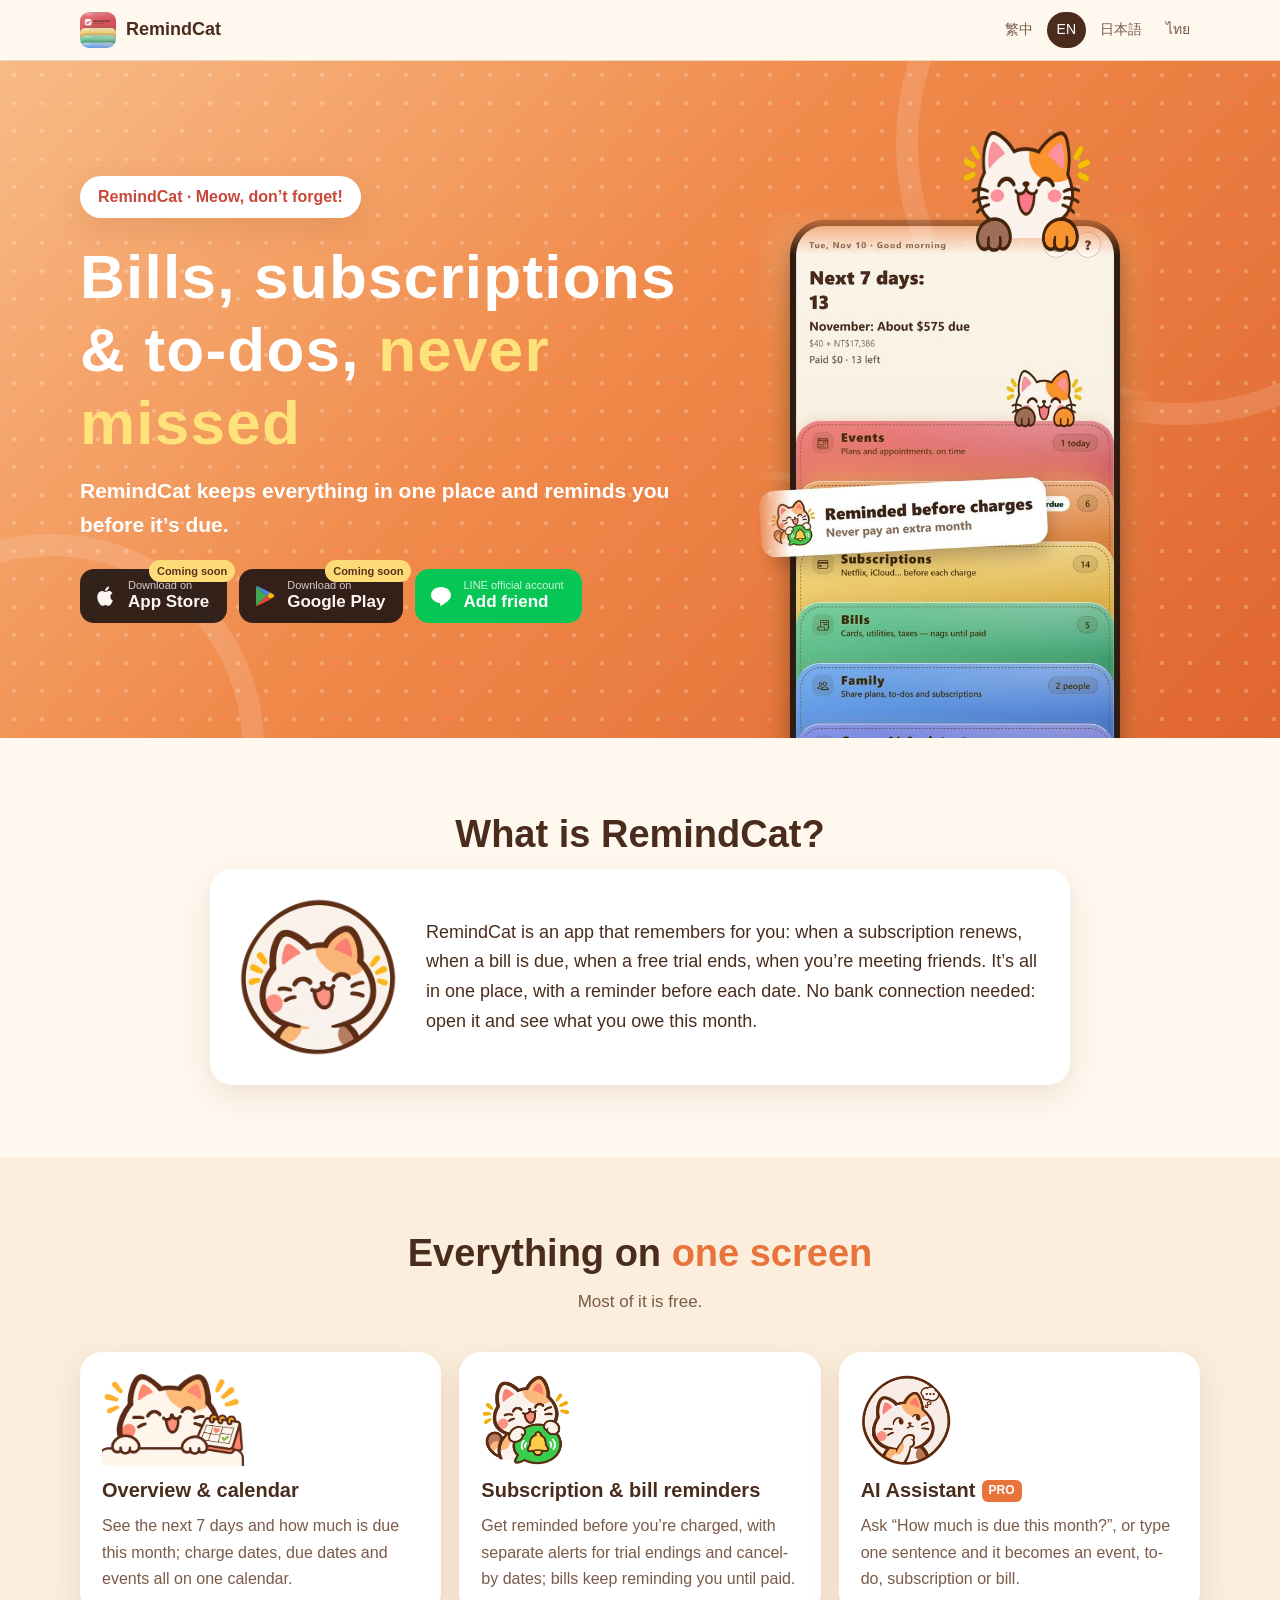
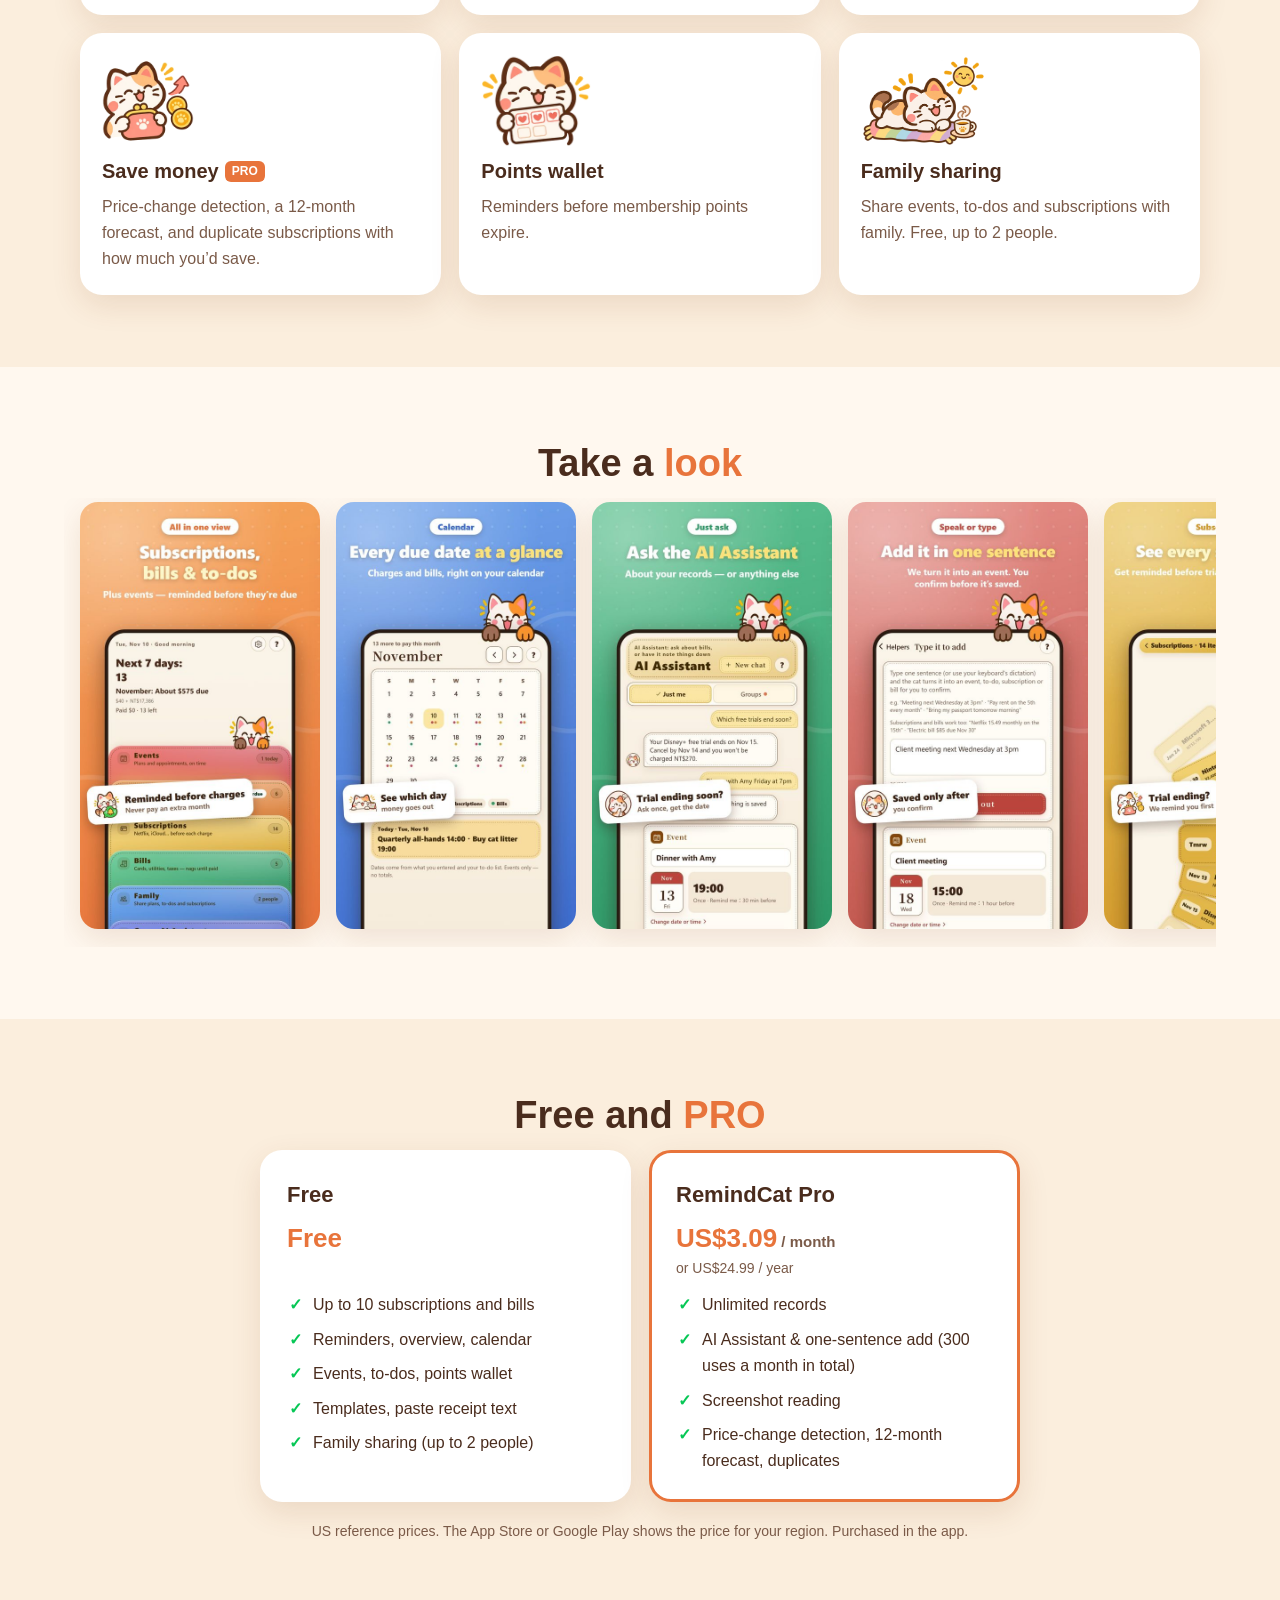
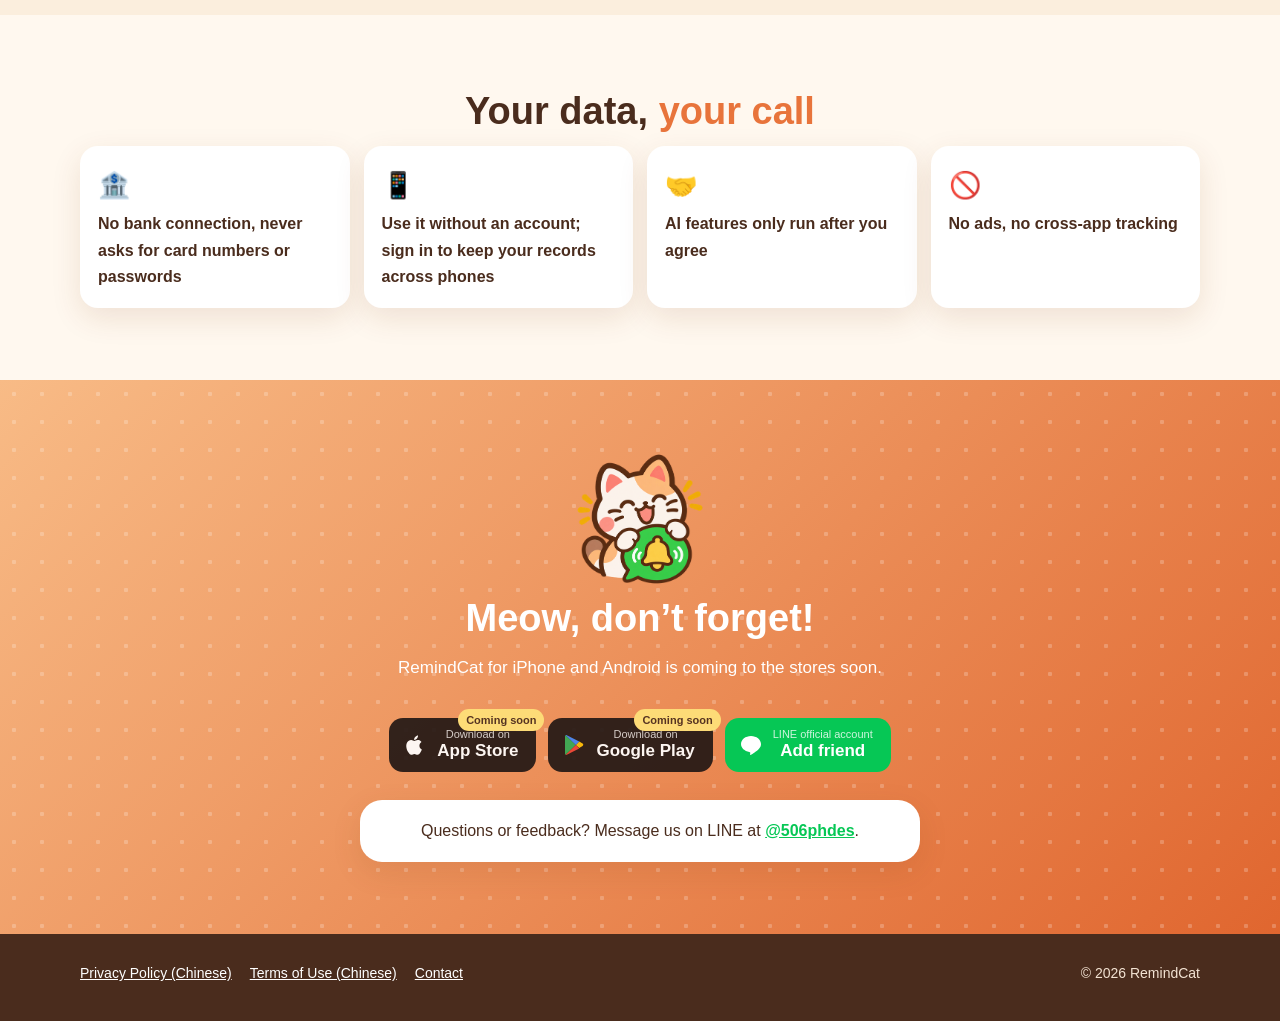
<file: index.html>
<!doctype html>
<html lang="zh-Hant">
<head>
  <meta charset="utf-8">
  <meta name="viewport" content="width=device-width,initial-scale=1">
  <title>提醒喵 RemindCat｜喵的，別忘了</title>
  <meta name="description" content="提醒喵幫你記好訂閱、帳單、行程和待辦，到期前提醒你。把 AI 管家拉進 LINE 群組，出去玩大家直接在群組裡問它。">
  <meta name="theme-color" content="#f08a4b">
  <link rel="canonical" href="https://remindcat.pocketjoystudio.com/">
  <link rel="alternate" hreflang="zh-Hant" href="https://remindcat.pocketjoystudio.com/">
  <link rel="alternate" hreflang="en" href="https://remindcat.pocketjoystudio.com/en/">
  <link rel="alternate" hreflang="ja" href="https://remindcat.pocketjoystudio.com/ja/">
  <link rel="alternate" hreflang="th" href="https://remindcat.pocketjoystudio.com/th/">
  <link rel="alternate" hreflang="x-default" href="https://remindcat.pocketjoystudio.com/">
  <meta property="og:type" content="website">
  <meta property="og:title" content="提醒喵 RemindCat｜喵的，別忘了">
  <meta property="og:description" content="提醒喵幫你記好訂閱、帳單、行程和待辦，到期前提醒你。把 AI 管家拉進 LINE 群組，出去玩大家直接在群組裡問它。">
  <meta property="og:image" content="https://remindcat.pocketjoystudio.com/assets/img/og-zh.jpg">
  <meta property="og:url" content="https://remindcat.pocketjoystudio.com/">
  <meta name="twitter:card" content="summary_large_image">
  <link rel="icon" href="assets/img/favicon.png" type="image/png">
  <link rel="apple-touch-icon" href="assets/img/apple-touch-icon.png">
  <link rel="stylesheet" href="assets/style.css">
  <script>
    // 第一次來、沒選過語言時，照瀏覽器語言轉到日文、泰文或英文版
    try {
      if (!localStorage.getItem('remindcat-lang')) {
        var l = ((navigator.languages && navigator.languages[0]) || navigator.language || '').toLowerCase();
        var t = l.indexOf('ja') === 0 ? 'ja/' : l.indexOf('th') === 0 ? 'th/' : (l === '' || l.indexOf('zh') === 0) ? '' : 'en/';
        if (t) location.replace(t);
      }
    } catch (e) {}
  </script>
  </head>
<body>
  <header class="top">
    <div class="wrap">
      <a class="brand" href=""><img src="assets/img/icon-192.png" alt="" width="36" height="36">提醒喵</a>
      <nav class="langs" aria-label="Language"><a href="" hreflang="zh-Hant" lang="zh-Hant" data-lang="zh" aria-current="page">繁中</a><a href="en/" hreflang="en" lang="en" data-lang="en">EN</a><a href="ja/" hreflang="ja" lang="ja" data-lang="ja">日本語</a><a href="th/" hreflang="th" lang="th" data-lang="th">ไทย</a></nav>
    </div>
  </header>

  <section class="hero">
    <div class="wrap">
      <div>
        <span class="pill">提醒喵・喵的，別忘了</span>
        <h1>LINE 群組裡的<br><em>AI 管家</em></h1>
        <p class="lead">訂閱、帳單、行程、待辦，到期前提醒你。出去玩，大家直接在群組裡問它。</p>
        <div class="cta">
      <a class="store soon" href="https://apps.apple.com/app/id6830776430" aria-disabled="true" data-store="apple"><svg viewBox="0 0 24 24" aria-hidden="true"><path fill="currentColor" d="M16.4 12.6c0-2.4 2-3.6 2.1-3.7-1.1-1.7-2.9-1.9-3.5-1.9-1.5-.2-2.9.9-3.7.9-.8 0-1.9-.9-3.2-.8-1.6 0-3.1 1-4 2.4-1.7 3-.4 7.4 1.2 9.8.8 1.2 1.8 2.5 3 2.4 1.2 0 1.7-.8 3.1-.8s1.9.8 3.2.8c1.3 0 2.1-1.2 2.9-2.4.9-1.4 1.3-2.7 1.3-2.8-.1 0-2.4-.9-2.4-3.9zM14 5.5c.7-.8 1.1-1.9 1-3-1 0-2.1.7-2.8 1.5-.6.7-1.2 1.8-1 2.9 1.1.1 2.1-.6 2.8-1.4z"/></svg><span><small>下載</small><b>App Store</b></span><span class="tag">即將上架</span></a>
      <a class="store soon" href="https://play.google.com/store/apps/details?id=com.renewcat.app" aria-disabled="true" data-store="play"><svg viewBox="0 0 24 24" aria-hidden="true"><path fill="#34A853" d="M3.6 2.2 13.8 12 3.6 21.8c-.4-.2-.6-.6-.6-1.1V3.3c0-.5.2-.9.6-1.1z"/><path fill="#FBBC04" d="m17.2 8.6 3.4 2c.9.5.9 1.8 0 2.3l-3.4 2L13.8 12z"/><path fill="#4285F4" d="M3.6 2.2c.3-.2.8-.2 1.2 0l12.4 6.4-3.4 3.4z"/><path fill="#EA4335" d="m13.8 12 3.4 3.4-12.4 6.4c-.4.2-.9.2-1.2 0z"/></svg><span><small>下載</small><b>Google Play</b></span><span class="tag">即將上架</span></a>
      <a class="store line" href="https://line.me/R/ti/p/@506phdes" rel="noopener"><svg viewBox="0 0 24 24" aria-hidden="true"><path fill="currentColor" d="M12 3C6.5 3 2 6.6 2 11c0 3.9 3.5 7.2 8.3 7.9.3.1.8.2.9.5.1.3.1.7 0 1l-.1.9c0 .3-.2 1 .9.5s5.9-3.5 8-6c1.5-1.6 2-3.2 2-4.8C22 6.6 17.5 3 12 3z"/></svg><span><small>LINE 官方帳號</small><b>加入好友</b></span></a>
        </div>
      </div>
      <div class="phone">
        <div class="peek" aria-hidden="true"><img class="body" src="assets/img/cat-peek-body.png" alt="" width="360" height="293"><img class="paw l" src="assets/img/cat-peek-paw-left.png" alt="" width="138" height="132"><img class="paw r" src="assets/img/cat-peek-paw-right.png" alt="" width="138" height="132"></div>
        <img class="shot" src="assets/img/hero-zh.jpg" alt="" width="640" height="849">
      </div>
    </div>
  </section>

  <section class="block" id="about">
    <div class="wrap">
      <h2>提醒喵是什麼？</h2>
      <div class="what"><img src="assets/img/cat-avatar.png" alt="" width="160" height="160"><p>提醒喵是一個幫你「記得」的 App：訂閱什麼時候扣款、帳單什麼時候要繳、試用什麼時候到期、週末幾點集合，全部記在一起，到期前提醒你。不用連銀行，打開就知道這個月要繳多少。</p></div>
    </div>
  </section>

  <section class="block alt" id="features">
    <div class="wrap">
      <h2>一個畫面<em>看完</em></h2>
      <p class="sub">常用的功能都在這裡，免費版就能用大部分。</p>
      <div class="grid">
      <div class="card"><img src="assets/img/cat-calendar.png" alt="" loading="lazy" width="120" height="92"><h3>總覽和月曆</h3><p>接下來 7 天要做的事、這個月要繳多少，一打開就知道；扣款日、繳費期限、行程全部排進月曆。</p></div>
      <div class="card"><img src="assets/img/cat-bell.png" alt="" loading="lazy" width="120" height="92"><h3>訂閱、帳單提醒</h3><p>扣款前提醒，試用到期、取消期限分開提醒；卡費、水電、房租沒繳就一直提醒。</p></div>
      <div class="card"><img src="assets/img/cat-thinking.png" alt="" loading="lazy" width="120" height="92"><h3>AI 管家<span class="badge">PRO</span></h3><p>問它「這個月要繳多少？」；打一句話，它幫你整理成行程、待辦、訂閱或帳單。</p></div>
      <div class="card"><img src="assets/img/cat-money.png" alt="" loading="lazy" width="120" height="92"><h3>幫你省錢<span class="badge">PRO</span></h3><p>漲價偵測、未來 12 個月預測，找出重複的訂閱，試算取消後省多少。</p></div>
      <div class="card"><img src="assets/img/cat-pass.png" alt="" loading="lazy" width="120" height="92"><h3>點數錢包</h3><p>會員卡和點數到期前提醒，不再白白過期。</p></div>
      <div class="card"><img src="assets/img/cat-sunny.png" alt="" loading="lazy" width="120" height="92"><h3>家人共享</h3><p>和家人共用行程、待辦和訂閱，免費，最多 2 人。</p></div>
      </div>
    </div>
  </section>

  <section class="block" id="group">
    <div class="wrap">
      <h2>把 AI 管家拉進 <em>LINE 群組</em></h2>
      <p class="sub">出去玩不用再往上翻對話找行程。團體版另外購買，在台灣、日本、泰國提供。</p>
      <div class="group">
        <div>
          <ol class="steps">
        <li><b>把 RemindCat 加進群組</b>團長在 App 買團體版，把 LINE 官方帳號 RemindCat 拉進群組。</li>
        <li><b>大家直接問</b>在群組打 <code>喵 明天幾點集合？</code>，大家都看得到回答。</li>
        <li><b>行程自動整理</b><code>喵 整理行程</code> 把討論整理成草稿；團長說 <code>喵 行程定版</code>，出發前一晚提醒大家。</li>
          </ol>
          <div class="facts"><div class="fact"><b>10 人</b>一個群組最多</div><div class="fact"><b>只有團長付費</b>其他人免費、不用裝 App</div></div>
        </div>
        <img class="shot" src="assets/shots/zh-1-group.jpg" alt="" loading="lazy" width="540" height="960">
      </div>
    </div>
  </section>
  <section class="block alt" id="screens">
    <div class="wrap">
      <h2>看看<em>畫面</em></h2>
      <div class="shots">
      <img src="assets/shots/zh-2-overview.jpg" alt="" loading="lazy" width="540" height="960">
      <img src="assets/shots/zh-3-calendar.jpg" alt="" loading="lazy" width="540" height="960">
      <img src="assets/shots/zh-4-ask.jpg" alt="" loading="lazy" width="540" height="960">
      <img src="assets/shots/zh-5-voice.jpg" alt="" loading="lazy" width="540" height="960">
      <img src="assets/shots/zh-6-subs.jpg" alt="" loading="lazy" width="540" height="960">
      <img src="assets/shots/zh-7-forecast.jpg" alt="" loading="lazy" width="540" height="960">
      <img src="assets/shots/zh-8-points.jpg" alt="" loading="lazy" width="540" height="960">
      </div>
    </div>
  </section>

  <section class="block" id="plans">
    <div class="wrap">
      <h2>免費版和 <em>PRO</em></h2>
      <div class="plans"><div class="plan"><h3>免費版</h3><div class="price">免費</div><p class="note">&nbsp;</p><ul><li>最多 10 筆訂閱和帳單</li><li>到期提醒、總覽、月曆</li><li>行程、待辦、點數錢包</li><li>服務範本、貼上收據文字</li><li>家人共享（最多 2 人）</li></ul></div><div class="plan pro"><h3>提醒喵 Pro</h3><div class="price">NT$99<small>／月</small></div><p class="note">或 NT$790／年</p><ul><li>無限筆數</li><li>AI 管家、一句話新增（每月共 300 次）</li><li>截圖辨識</li><li>漲價偵測、12 個月預測、重複訂閱</li><li>LINE 提醒（台灣、日本、泰國）</li></ul></div><div class="plan"><h3>團體版</h3><p class="note" style="margin-top:8px">台灣、日本、泰國・和 PRO 分開買</p><table class="prices"><tr><td>旅行團票<span>30 天內整團 200 題、群組通知 30 則</span></td><td>NT$290</td></tr><tr><td>團體版年訂<span>每月整團 100 題、群組通知 15 則</span></td><td>NT$1,490／年</td></tr><tr><td>加購題數<span>一次加 100 題，不會過期</span></td><td>NT$190</td></tr></table></div></div>
      <p class="fine">價格是台灣的參考價，實際以 App Store／Google Play 在你的地區顯示的為準。在 App 裡購買。</p>
    </div>
  </section>

  <section class="block alt" id="privacy">
    <div class="wrap">
      <h2>你的資料，<em>你作主</em></h2>
      <div class="trust"><div><span>🏦</span>不用連銀行，不要求卡號或密碼</div><div><span>📱</span>不登入也能用；登入後換手機也找得回來</div><div><span>🤝</span>AI 功能要你同意才會用</div><div><span>🚫</span>沒有廣告，不跨 App 追蹤</div></div>
    </div>
  </section>

  <section class="block end" id="contact">
    <div class="wrap">
      <img class="cat" src="assets/img/cat-bell.png" alt="" width="130" height="134">
      <h2>喵的，別忘了！</h2>
      <p class="sub" style="color:#fff">iPhone 和 Android 版即將在商店上架。</p>
      <div class="cta">
      <a class="store soon" href="https://apps.apple.com/app/id6830776430" aria-disabled="true" data-store="apple"><svg viewBox="0 0 24 24" aria-hidden="true"><path fill="currentColor" d="M16.4 12.6c0-2.4 2-3.6 2.1-3.7-1.1-1.7-2.9-1.9-3.5-1.9-1.5-.2-2.9.9-3.7.9-.8 0-1.9-.9-3.2-.8-1.6 0-3.1 1-4 2.4-1.7 3-.4 7.4 1.2 9.8.8 1.2 1.8 2.5 3 2.4 1.2 0 1.7-.8 3.1-.8s1.9.8 3.2.8c1.3 0 2.1-1.2 2.9-2.4.9-1.4 1.3-2.7 1.3-2.8-.1 0-2.4-.9-2.4-3.9zM14 5.5c.7-.8 1.1-1.9 1-3-1 0-2.1.7-2.8 1.5-.6.7-1.2 1.8-1 2.9 1.1.1 2.1-.6 2.8-1.4z"/></svg><span><small>下載</small><b>App Store</b></span><span class="tag">即將上架</span></a>
      <a class="store soon" href="https://play.google.com/store/apps/details?id=com.renewcat.app" aria-disabled="true" data-store="play"><svg viewBox="0 0 24 24" aria-hidden="true"><path fill="#34A853" d="M3.6 2.2 13.8 12 3.6 21.8c-.4-.2-.6-.6-.6-1.1V3.3c0-.5.2-.9.6-1.1z"/><path fill="#FBBC04" d="m17.2 8.6 3.4 2c.9.5.9 1.8 0 2.3l-3.4 2L13.8 12z"/><path fill="#4285F4" d="M3.6 2.2c.3-.2.8-.2 1.2 0l12.4 6.4-3.4 3.4z"/><path fill="#EA4335" d="m13.8 12 3.4 3.4-12.4 6.4c-.4.2-.9.2-1.2 0z"/></svg><span><small>下載</small><b>Google Play</b></span><span class="tag">即將上架</span></a>
      <a class="store line" href="https://line.me/R/ti/p/@506phdes" rel="noopener"><svg viewBox="0 0 24 24" aria-hidden="true"><path fill="currentColor" d="M12 3C6.5 3 2 6.6 2 11c0 3.9 3.5 7.2 8.3 7.9.3.1.8.2.9.5.1.3.1.7 0 1l-.1.9c0 .3-.2 1 .9.5s5.9-3.5 8-6c1.5-1.6 2-3.2 2-4.8C22 6.6 17.5 3 12 3z"/></svg><span><small>LINE 官方帳號</small><b>加入好友</b></span></a>
      </div>
      <p class="contact">有問題或建議？到 LINE 官方帳號 <a href="https://line.me/R/ti/p/@506phdes">@506phdes</a> 留言。</p>
    </div>
  </section>

  <footer>
    <div class="wrap">
      <nav>
        <a href="https://renewcat-line-production.up.railway.app/privacy" rel="noopener">隱私權政策</a>
        <a href="https://renewcat-line-production.up.railway.app/terms" rel="noopener">使用條款</a>
        <a href="https://line.me/R/ti/p/@506phdes" rel="noopener">聯絡我們</a>
      </nav>
      <span>© 2026 提醒喵</span>
    </div>
  </footer>
  <script>
    document.querySelectorAll('[data-lang]').forEach(function (a) {
      a.addEventListener('click', function () { try { localStorage.setItem('remindcat-lang', a.getAttribute('data-lang')); } catch (e) {} });
    });
  </script>
</body>
</html>
</file>
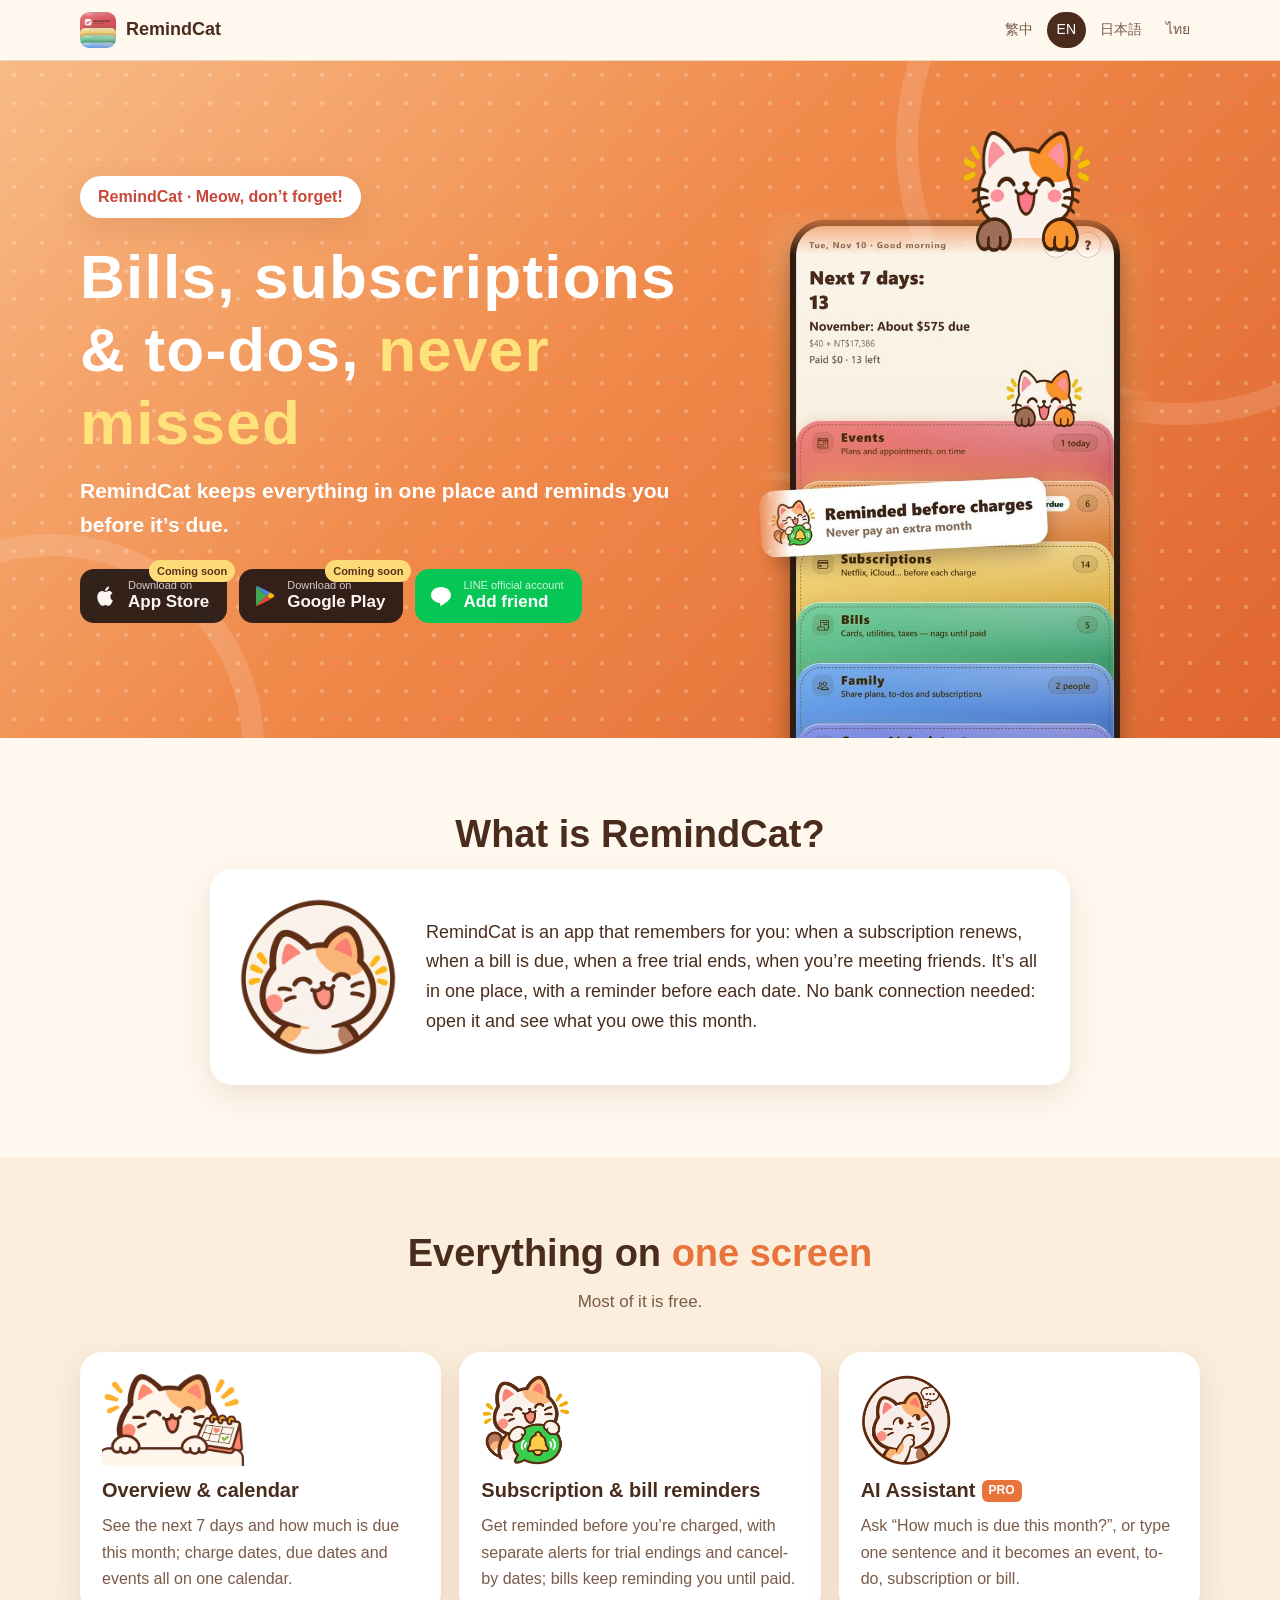
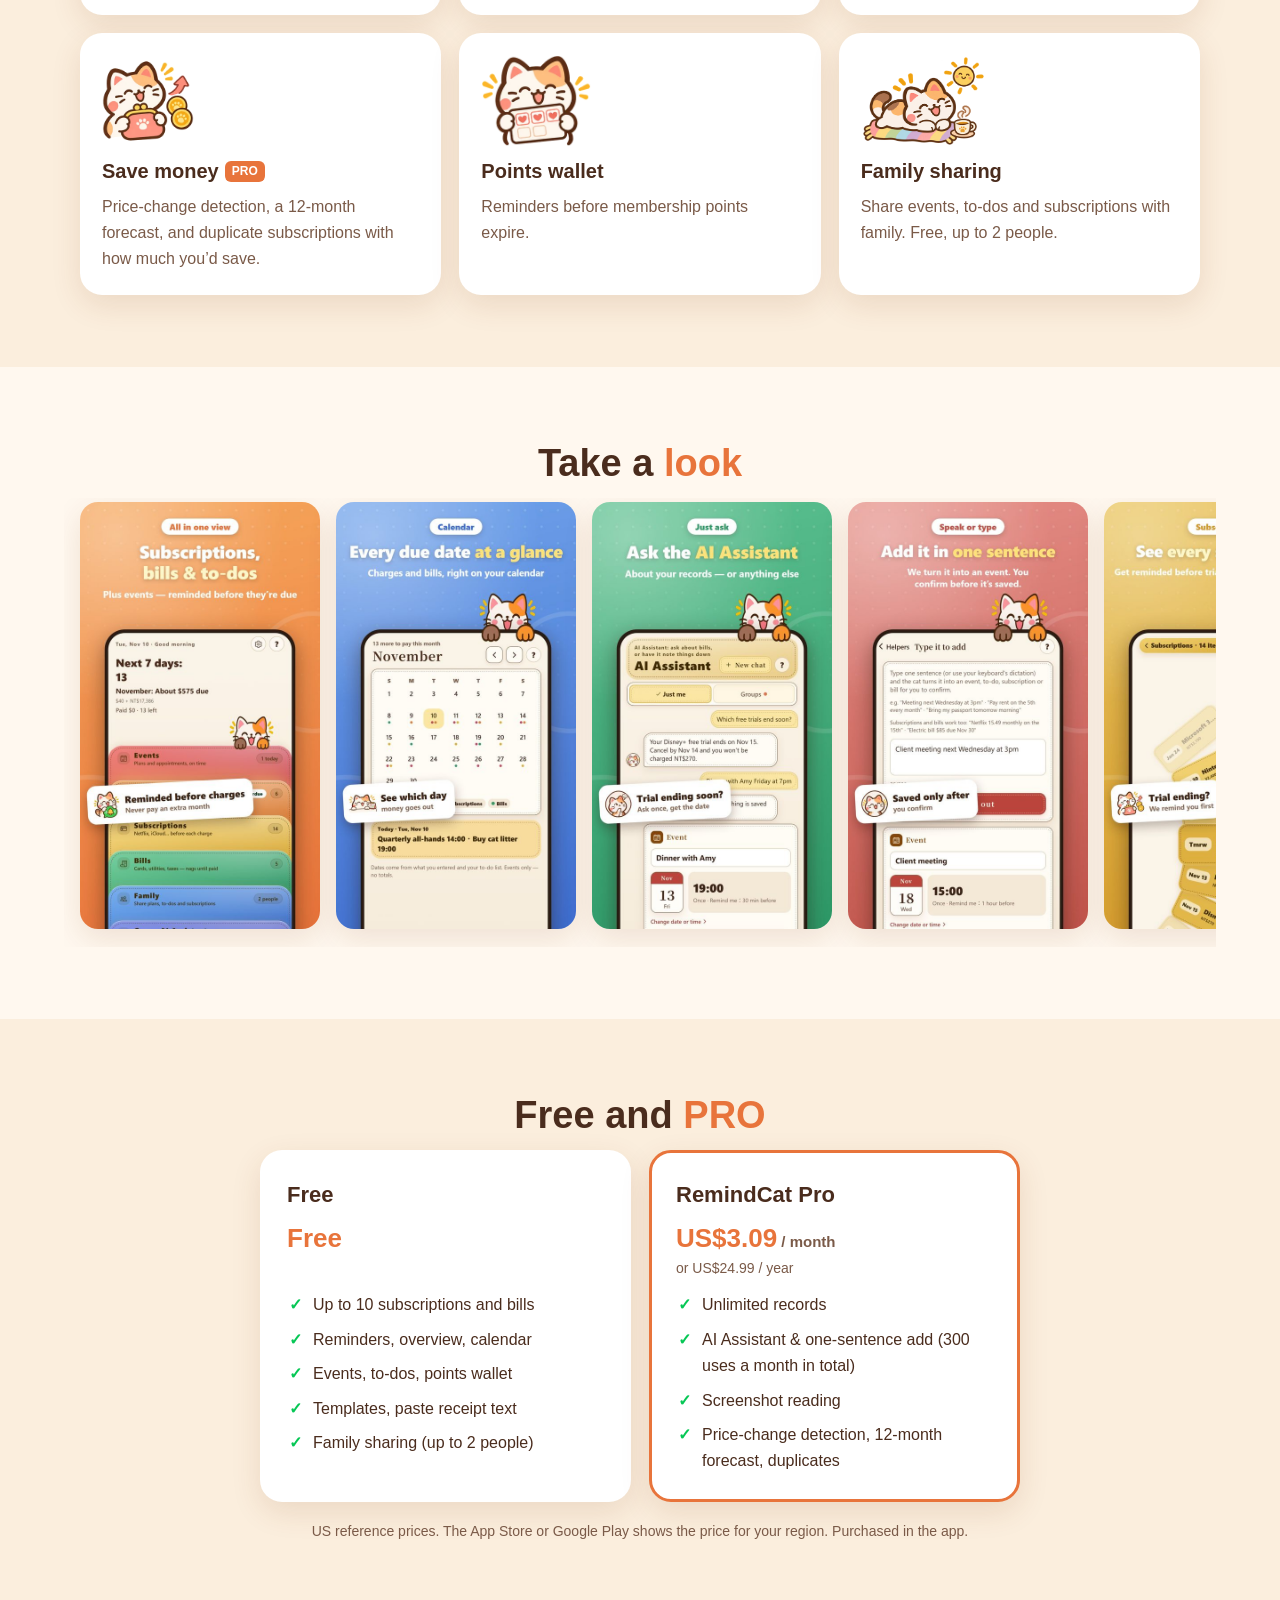
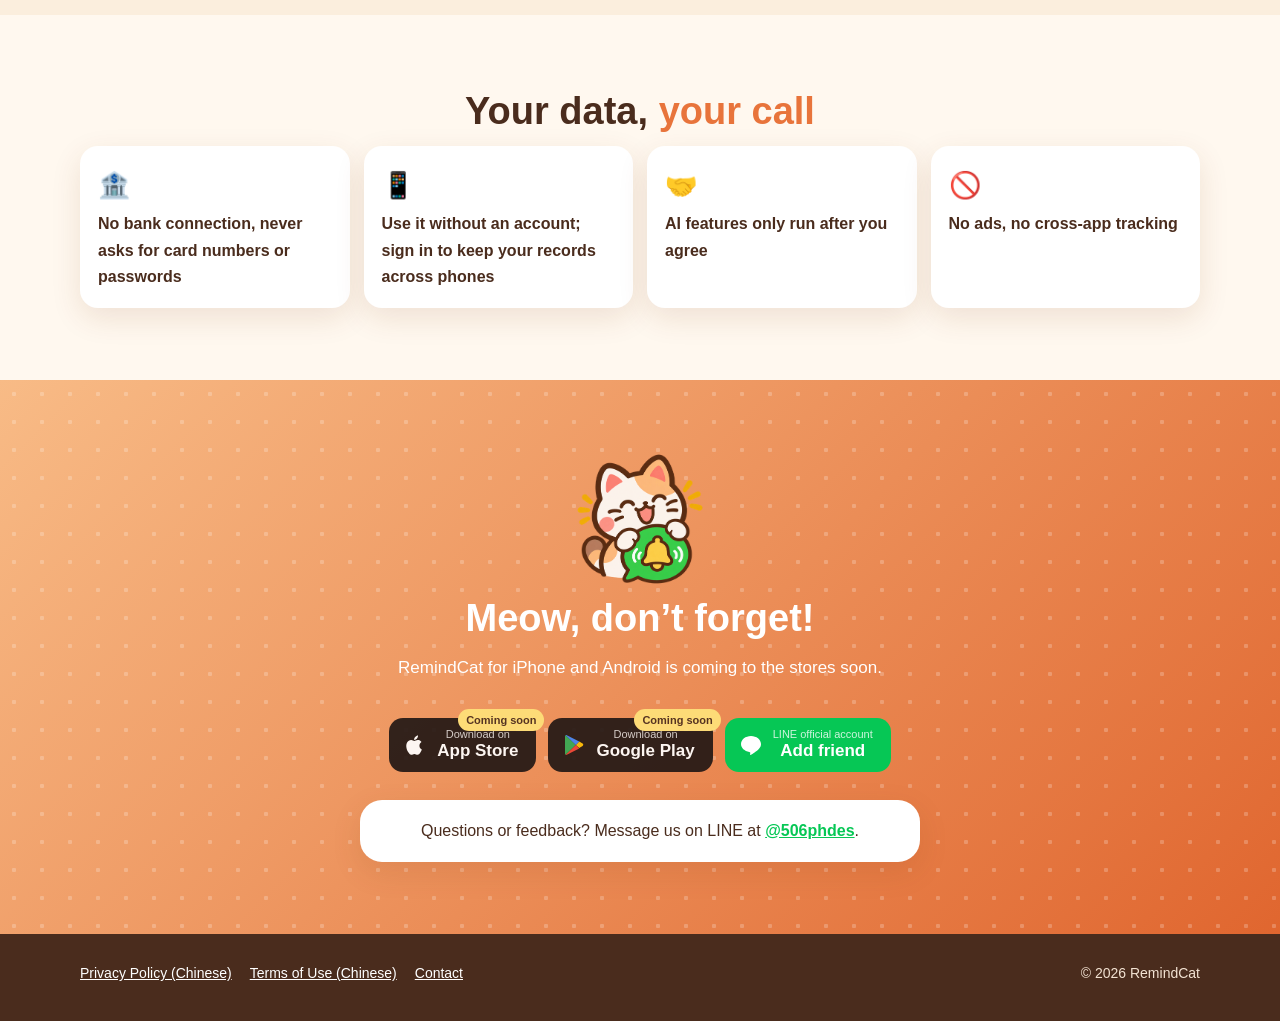
<file: en/index.html>
<!doctype html>
<html lang="en">
<head>
  <meta charset="utf-8">
  <meta name="viewport" content="width=device-width,initial-scale=1">
  <title>RemindCat – Bill &amp; subscription reminders</title>
  <meta name="description" content="RemindCat keeps track of your subscriptions, bills, to-dos and events, and reminds you before they’re due. Meow, don’t forget!">
  <meta name="theme-color" content="#f08a4b">
  <link rel="canonical" href="https://remindcat.pocketjoystudio.com/en/">
  <link rel="alternate" hreflang="zh-Hant" href="https://remindcat.pocketjoystudio.com/">
  <link rel="alternate" hreflang="en" href="https://remindcat.pocketjoystudio.com/en/">
  <link rel="alternate" hreflang="ja" href="https://remindcat.pocketjoystudio.com/ja/">
  <link rel="alternate" hreflang="th" href="https://remindcat.pocketjoystudio.com/th/">
  <link rel="alternate" hreflang="x-default" href="https://remindcat.pocketjoystudio.com/">
  <meta property="og:type" content="website">
  <meta property="og:title" content="RemindCat – Bill &amp; subscription reminders">
  <meta property="og:description" content="RemindCat keeps track of your subscriptions, bills, to-dos and events, and reminds you before they’re due. Meow, don’t forget!">
  <meta property="og:image" content="https://remindcat.pocketjoystudio.com/assets/img/og-en.jpg">
  <meta property="og:url" content="https://remindcat.pocketjoystudio.com/en/">
  <meta name="twitter:card" content="summary_large_image">
  <link rel="icon" href="../assets/img/favicon.png" type="image/png">
  <link rel="apple-touch-icon" href="../assets/img/apple-touch-icon.png">
  <link rel="stylesheet" href="../assets/style.css">
  </head>
<body>
  <header class="top">
    <div class="wrap">
      <a class="brand" href="../en/"><img src="../assets/img/icon-192.png" alt="" width="36" height="36">RemindCat</a>
      <nav class="langs" aria-label="Language"><a href="../" hreflang="zh-Hant" lang="zh-Hant" data-lang="zh">繁中</a><a href="../en/" hreflang="en" lang="en" data-lang="en" aria-current="page">EN</a><a href="../ja/" hreflang="ja" lang="ja" data-lang="ja">日本語</a><a href="../th/" hreflang="th" lang="th" data-lang="th">ไทย</a></nav>
    </div>
  </header>

  <section class="hero">
    <div class="wrap">
      <div>
        <span class="pill">RemindCat · Meow, don’t forget!</span>
        <h1>Bills, subscriptions<br>&amp; to-dos, <em>never missed</em></h1>
        <p class="lead">RemindCat keeps everything in one place and reminds you before it’s due.</p>
        <div class="cta">
      <a class="store soon" href="https://apps.apple.com/app/id6830776430" aria-disabled="true" data-store="apple"><svg viewBox="0 0 24 24" aria-hidden="true"><path fill="currentColor" d="M16.4 12.6c0-2.4 2-3.6 2.1-3.7-1.1-1.7-2.9-1.9-3.5-1.9-1.5-.2-2.9.9-3.7.9-.8 0-1.9-.9-3.2-.8-1.6 0-3.1 1-4 2.4-1.7 3-.4 7.4 1.2 9.8.8 1.2 1.8 2.5 3 2.4 1.2 0 1.7-.8 3.1-.8s1.9.8 3.2.8c1.3 0 2.1-1.2 2.9-2.4.9-1.4 1.3-2.7 1.3-2.8-.1 0-2.4-.9-2.4-3.9zM14 5.5c.7-.8 1.1-1.9 1-3-1 0-2.1.7-2.8 1.5-.6.7-1.2 1.8-1 2.9 1.1.1 2.1-.6 2.8-1.4z"/></svg><span><small>Download on</small><b>App Store</b></span><span class="tag">Coming soon</span></a>
      <a class="store soon" href="https://play.google.com/store/apps/details?id=com.renewcat.app" aria-disabled="true" data-store="play"><svg viewBox="0 0 24 24" aria-hidden="true"><path fill="#34A853" d="M3.6 2.2 13.8 12 3.6 21.8c-.4-.2-.6-.6-.6-1.1V3.3c0-.5.2-.9.6-1.1z"/><path fill="#FBBC04" d="m17.2 8.6 3.4 2c.9.5.9 1.8 0 2.3l-3.4 2L13.8 12z"/><path fill="#4285F4" d="M3.6 2.2c.3-.2.8-.2 1.2 0l12.4 6.4-3.4 3.4z"/><path fill="#EA4335" d="m13.8 12 3.4 3.4-12.4 6.4c-.4.2-.9.2-1.2 0z"/></svg><span><small>Download on</small><b>Google Play</b></span><span class="tag">Coming soon</span></a>
      <a class="store line" href="https://line.me/R/ti/p/@506phdes" rel="noopener"><svg viewBox="0 0 24 24" aria-hidden="true"><path fill="currentColor" d="M12 3C6.5 3 2 6.6 2 11c0 3.9 3.5 7.2 8.3 7.9.3.1.8.2.9.5.1.3.1.7 0 1l-.1.9c0 .3-.2 1 .9.5s5.9-3.5 8-6c1.5-1.6 2-3.2 2-4.8C22 6.6 17.5 3 12 3z"/></svg><span><small>LINE official account</small><b>Add friend</b></span></a>
        </div>
      </div>
      <div class="phone">
        <div class="peek" aria-hidden="true"><img class="body" src="../assets/img/cat-peek-body.png" alt="" width="360" height="293"><img class="paw l" src="../assets/img/cat-peek-paw-left.png" alt="" width="138" height="132"><img class="paw r" src="../assets/img/cat-peek-paw-right.png" alt="" width="138" height="132"></div>
        <img class="shot" src="../assets/img/hero-en.jpg" alt="" width="640" height="849">
      </div>
    </div>
  </section>

  <section class="block" id="about">
    <div class="wrap">
      <h2>What is RemindCat?</h2>
      <div class="what"><img src="../assets/img/cat-avatar.png" alt="" width="160" height="160"><p>RemindCat is an app that remembers for you: when a subscription renews, when a bill is due, when a free trial ends, when you’re meeting friends. It’s all in one place, with a reminder before each date. No bank connection needed: open it and see what you owe this month.</p></div>
    </div>
  </section>

  <section class="block alt" id="features">
    <div class="wrap">
      <h2>Everything on <em>one screen</em></h2>
      <p class="sub">Most of it is free.</p>
      <div class="grid">
      <div class="card"><img src="../assets/img/cat-calendar.png" alt="" loading="lazy" width="120" height="92"><h3>Overview & calendar</h3><p>See the next 7 days and how much is due this month; charge dates, due dates and events all on one calendar.</p></div>
      <div class="card"><img src="../assets/img/cat-bell.png" alt="" loading="lazy" width="120" height="92"><h3>Subscription & bill reminders</h3><p>Get reminded before you’re charged, with separate alerts for trial endings and cancel-by dates; bills keep reminding you until paid.</p></div>
      <div class="card"><img src="../assets/img/cat-thinking.png" alt="" loading="lazy" width="120" height="92"><h3>AI Assistant<span class="badge">PRO</span></h3><p>Ask “How much is due this month?”, or type one sentence and it becomes an event, to-do, subscription or bill.</p></div>
      <div class="card"><img src="../assets/img/cat-money.png" alt="" loading="lazy" width="120" height="92"><h3>Save money<span class="badge">PRO</span></h3><p>Price-change detection, a 12-month forecast, and duplicate subscriptions with how much you’d save.</p></div>
      <div class="card"><img src="../assets/img/cat-pass.png" alt="" loading="lazy" width="120" height="92"><h3>Points wallet</h3><p>Reminders before membership points expire.</p></div>
      <div class="card"><img src="../assets/img/cat-sunny.png" alt="" loading="lazy" width="120" height="92"><h3>Family sharing</h3><p>Share events, to-dos and subscriptions with family. Free, up to 2 people.</p></div>
      </div>
    </div>
  </section>

  <section class="block" id="screens">
    <div class="wrap">
      <h2>Take a <em>look</em></h2>
      <div class="shots">
      <img src="../assets/shots/en-1-overview.jpg" alt="" loading="lazy" width="540" height="960">
      <img src="../assets/shots/en-2-calendar.jpg" alt="" loading="lazy" width="540" height="960">
      <img src="../assets/shots/en-3-ask.jpg" alt="" loading="lazy" width="540" height="960">
      <img src="../assets/shots/en-4-voice.jpg" alt="" loading="lazy" width="540" height="960">
      <img src="../assets/shots/en-5-subs.jpg" alt="" loading="lazy" width="540" height="960">
      <img src="../assets/shots/en-6-forecast.jpg" alt="" loading="lazy" width="540" height="960">
      <img src="../assets/shots/en-7-points.jpg" alt="" loading="lazy" width="540" height="960">
      <img src="../assets/shots/en-8-todos.jpg" alt="" loading="lazy" width="540" height="960">
      </div>
    </div>
  </section>

  <section class="block alt" id="plans">
    <div class="wrap">
      <h2>Free and <em>PRO</em></h2>
      <div class="plans two"><div class="plan"><h3>Free</h3><div class="price">Free</div><p class="note">&nbsp;</p><ul><li>Up to 10 subscriptions and bills</li><li>Reminders, overview, calendar</li><li>Events, to-dos, points wallet</li><li>Templates, paste receipt text</li><li>Family sharing (up to 2 people)</li></ul></div><div class="plan pro"><h3>RemindCat Pro</h3><div class="price">US$3.09<small> / month</small></div><p class="note">or US$24.99 / year</p><ul><li>Unlimited records</li><li>AI Assistant & one-sentence add (300 uses a month in total)</li><li>Screenshot reading</li><li>Price-change detection, 12-month forecast, duplicates</li></ul></div></div>
      <p class="fine">US reference prices. The App Store or Google Play shows the price for your region. Purchased in the app.</p>
    </div>
  </section>

  <section class="block" id="privacy">
    <div class="wrap">
      <h2>Your data, <em>your call</em></h2>
      <div class="trust"><div><span>🏦</span>No bank connection, never asks for card numbers or passwords</div><div><span>📱</span>Use it without an account; sign in to keep your records across phones</div><div><span>🤝</span>AI features only run after you agree</div><div><span>🚫</span>No ads, no cross-app tracking</div></div>
    </div>
  </section>

  <section class="block end" id="contact">
    <div class="wrap">
      <img class="cat" src="../assets/img/cat-bell.png" alt="" width="130" height="134">
      <h2>Meow, don’t forget!</h2>
      <p class="sub" style="color:#fff">RemindCat for iPhone and Android is coming to the stores soon.</p>
      <div class="cta">
      <a class="store soon" href="https://apps.apple.com/app/id6830776430" aria-disabled="true" data-store="apple"><svg viewBox="0 0 24 24" aria-hidden="true"><path fill="currentColor" d="M16.4 12.6c0-2.4 2-3.6 2.1-3.7-1.1-1.7-2.9-1.9-3.5-1.9-1.5-.2-2.9.9-3.7.9-.8 0-1.9-.9-3.2-.8-1.6 0-3.1 1-4 2.4-1.7 3-.4 7.4 1.2 9.8.8 1.2 1.8 2.5 3 2.4 1.2 0 1.7-.8 3.1-.8s1.9.8 3.2.8c1.3 0 2.1-1.2 2.9-2.4.9-1.4 1.3-2.7 1.3-2.8-.1 0-2.4-.9-2.4-3.9zM14 5.5c.7-.8 1.1-1.9 1-3-1 0-2.1.7-2.8 1.5-.6.7-1.2 1.8-1 2.9 1.1.1 2.1-.6 2.8-1.4z"/></svg><span><small>Download on</small><b>App Store</b></span><span class="tag">Coming soon</span></a>
      <a class="store soon" href="https://play.google.com/store/apps/details?id=com.renewcat.app" aria-disabled="true" data-store="play"><svg viewBox="0 0 24 24" aria-hidden="true"><path fill="#34A853" d="M3.6 2.2 13.8 12 3.6 21.8c-.4-.2-.6-.6-.6-1.1V3.3c0-.5.2-.9.6-1.1z"/><path fill="#FBBC04" d="m17.2 8.6 3.4 2c.9.5.9 1.8 0 2.3l-3.4 2L13.8 12z"/><path fill="#4285F4" d="M3.6 2.2c.3-.2.8-.2 1.2 0l12.4 6.4-3.4 3.4z"/><path fill="#EA4335" d="m13.8 12 3.4 3.4-12.4 6.4c-.4.2-.9.2-1.2 0z"/></svg><span><small>Download on</small><b>Google Play</b></span><span class="tag">Coming soon</span></a>
      <a class="store line" href="https://line.me/R/ti/p/@506phdes" rel="noopener"><svg viewBox="0 0 24 24" aria-hidden="true"><path fill="currentColor" d="M12 3C6.5 3 2 6.6 2 11c0 3.9 3.5 7.2 8.3 7.9.3.1.8.2.9.5.1.3.1.7 0 1l-.1.9c0 .3-.2 1 .9.5s5.9-3.5 8-6c1.5-1.6 2-3.2 2-4.8C22 6.6 17.5 3 12 3z"/></svg><span><small>LINE official account</small><b>Add friend</b></span></a>
      </div>
      <p class="contact">Questions or feedback? Message us on LINE at <a href="https://line.me/R/ti/p/@506phdes">@506phdes</a>.</p>
    </div>
  </section>

  <footer>
    <div class="wrap">
      <nav>
        <a href="https://renewcat-line-production.up.railway.app/privacy" rel="noopener">Privacy Policy (Chinese)</a>
        <a href="https://renewcat-line-production.up.railway.app/terms" rel="noopener">Terms of Use (Chinese)</a>
        <a href="https://line.me/R/ti/p/@506phdes" rel="noopener">Contact</a>
      </nav>
      <span>© 2026 RemindCat</span>
    </div>
  </footer>
  <script>
    document.querySelectorAll('[data-lang]').forEach(function (a) {
      a.addEventListener('click', function () { try { localStorage.setItem('remindcat-lang', a.getAttribute('data-lang')); } catch (e) {} });
    });
  </script>
</body>
</html>
</file>
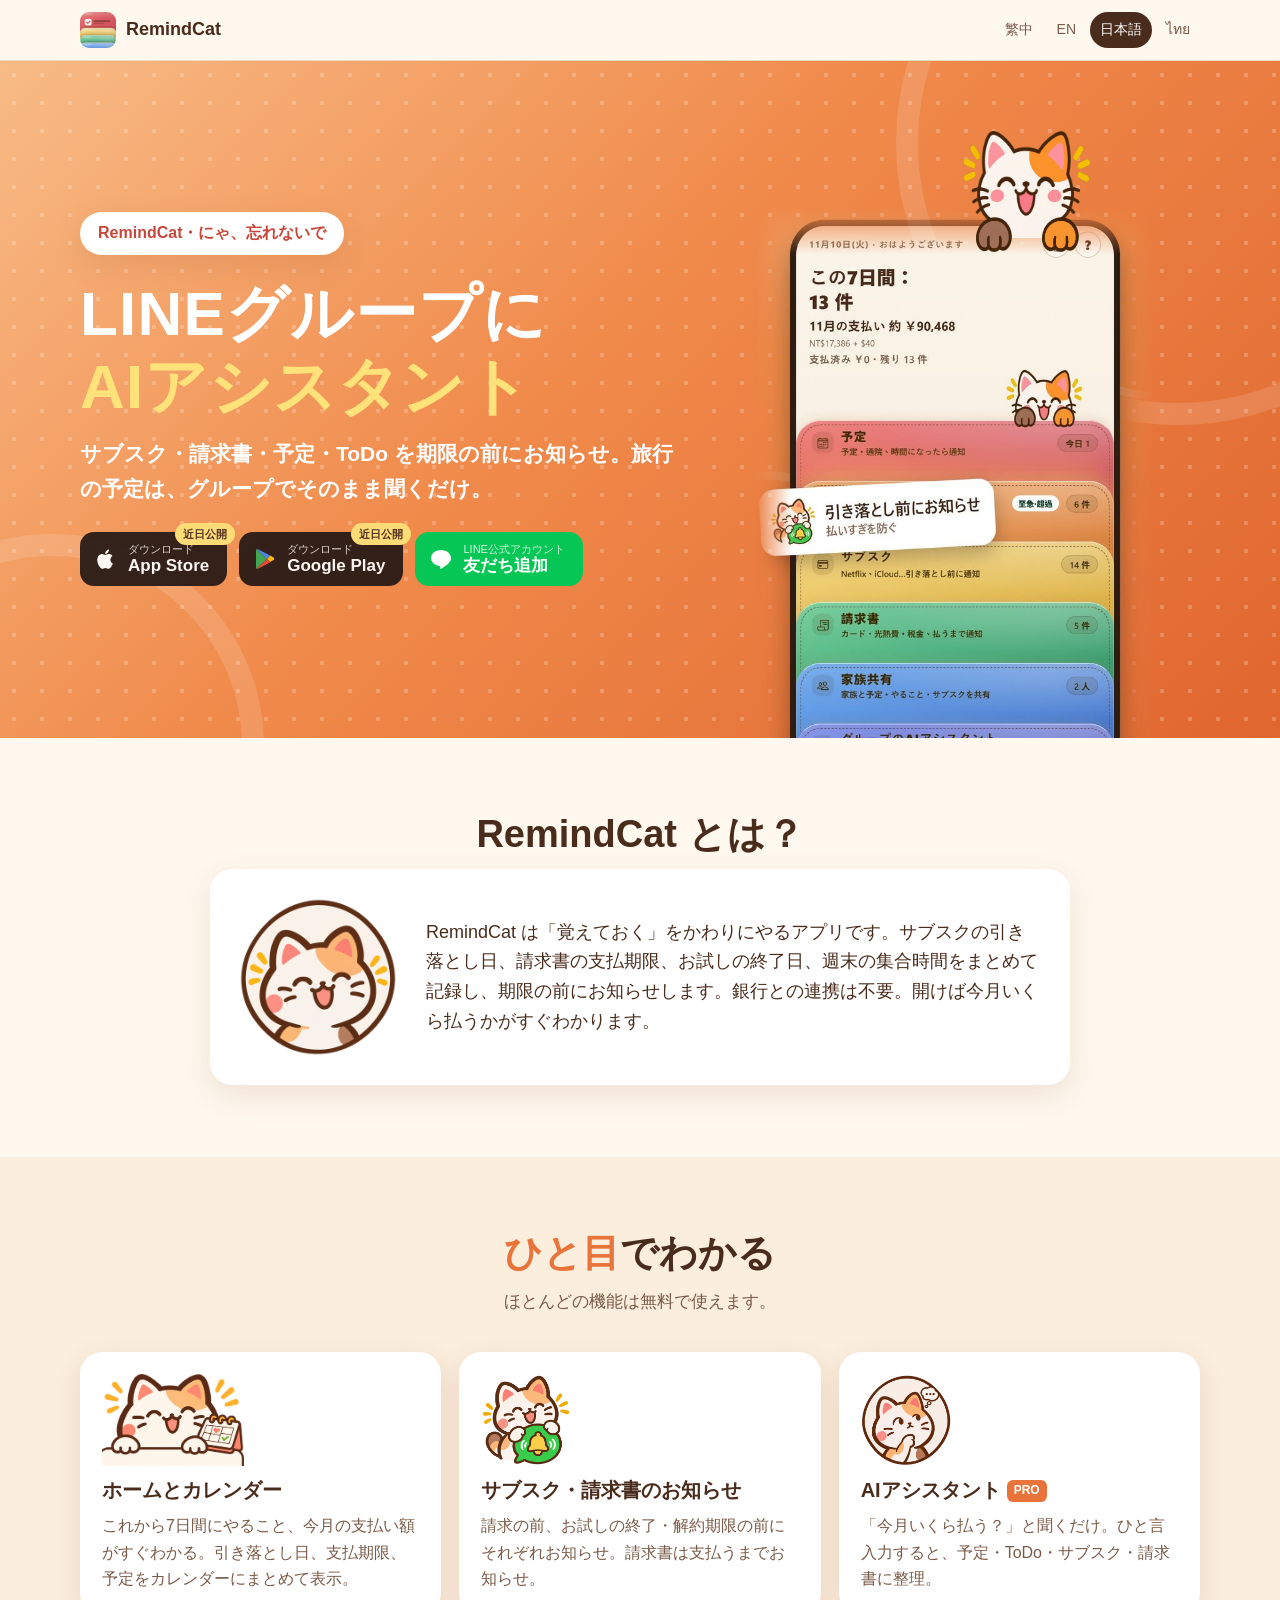
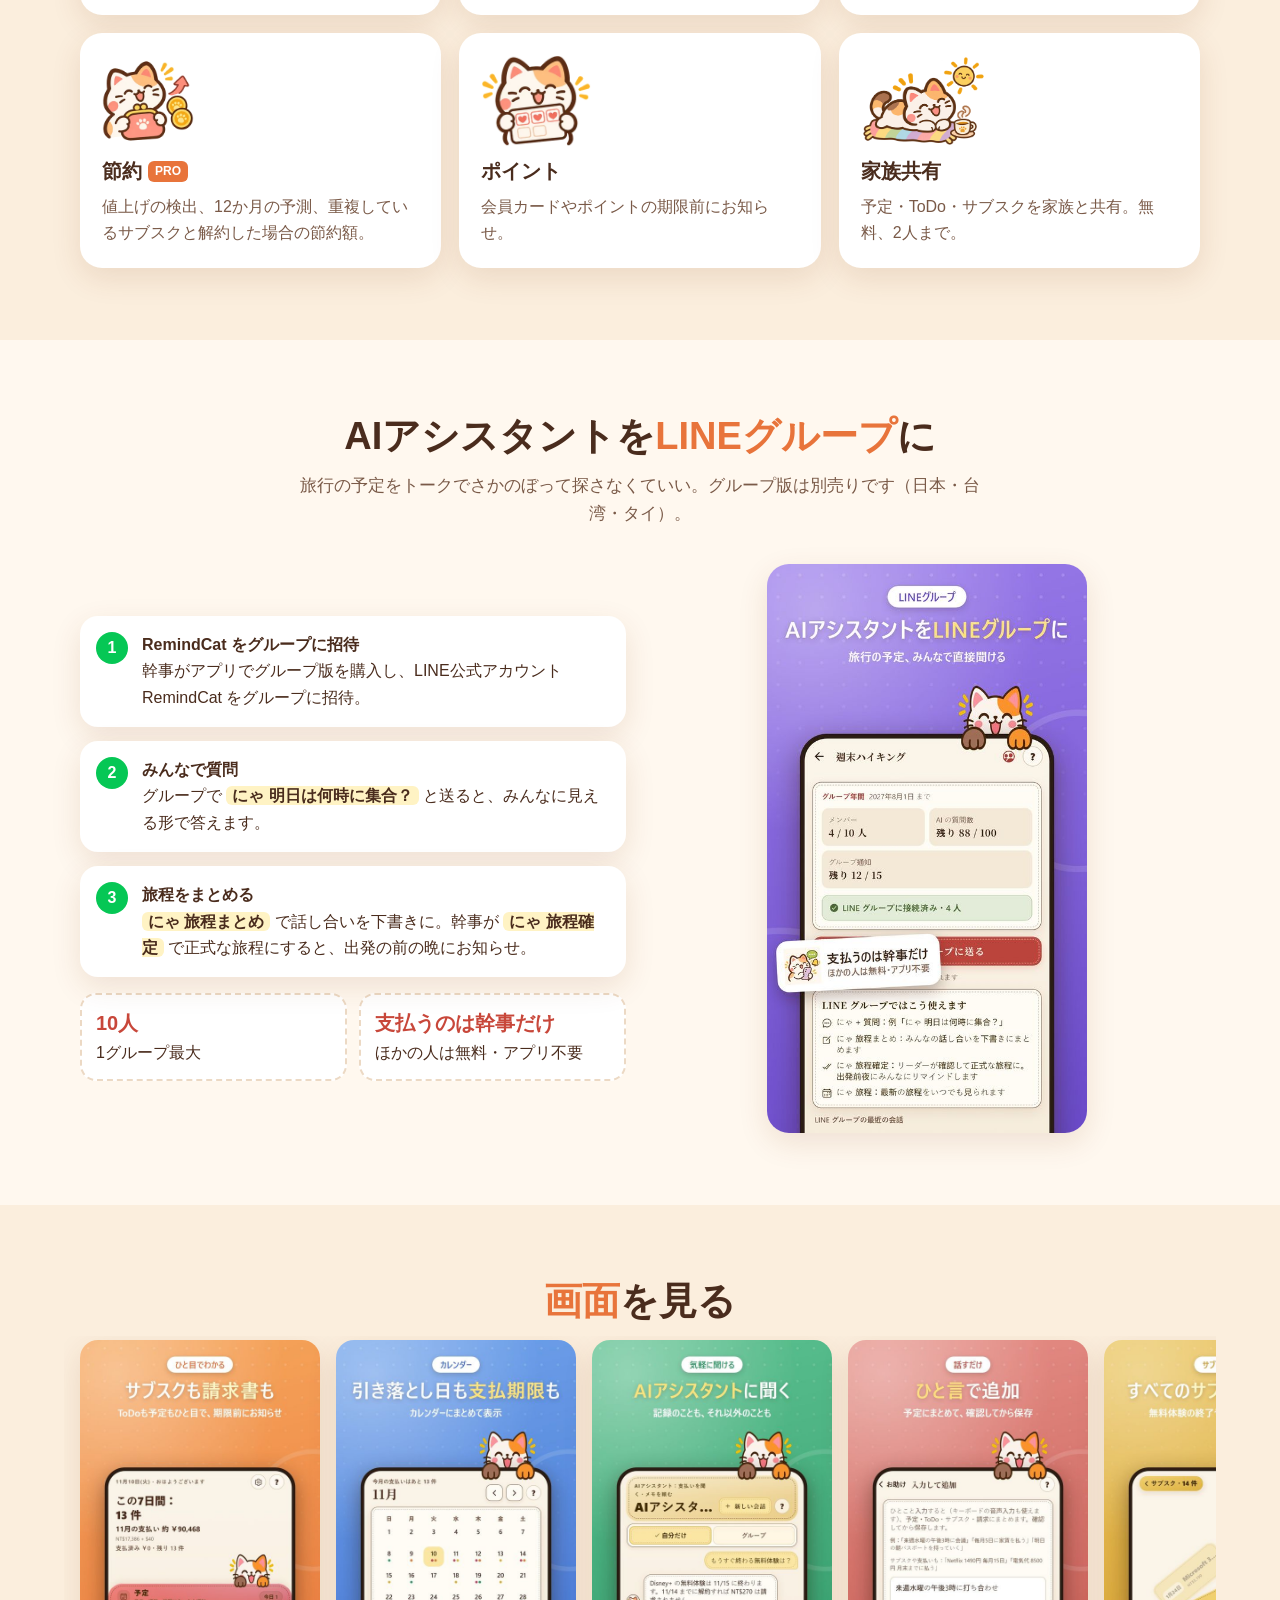
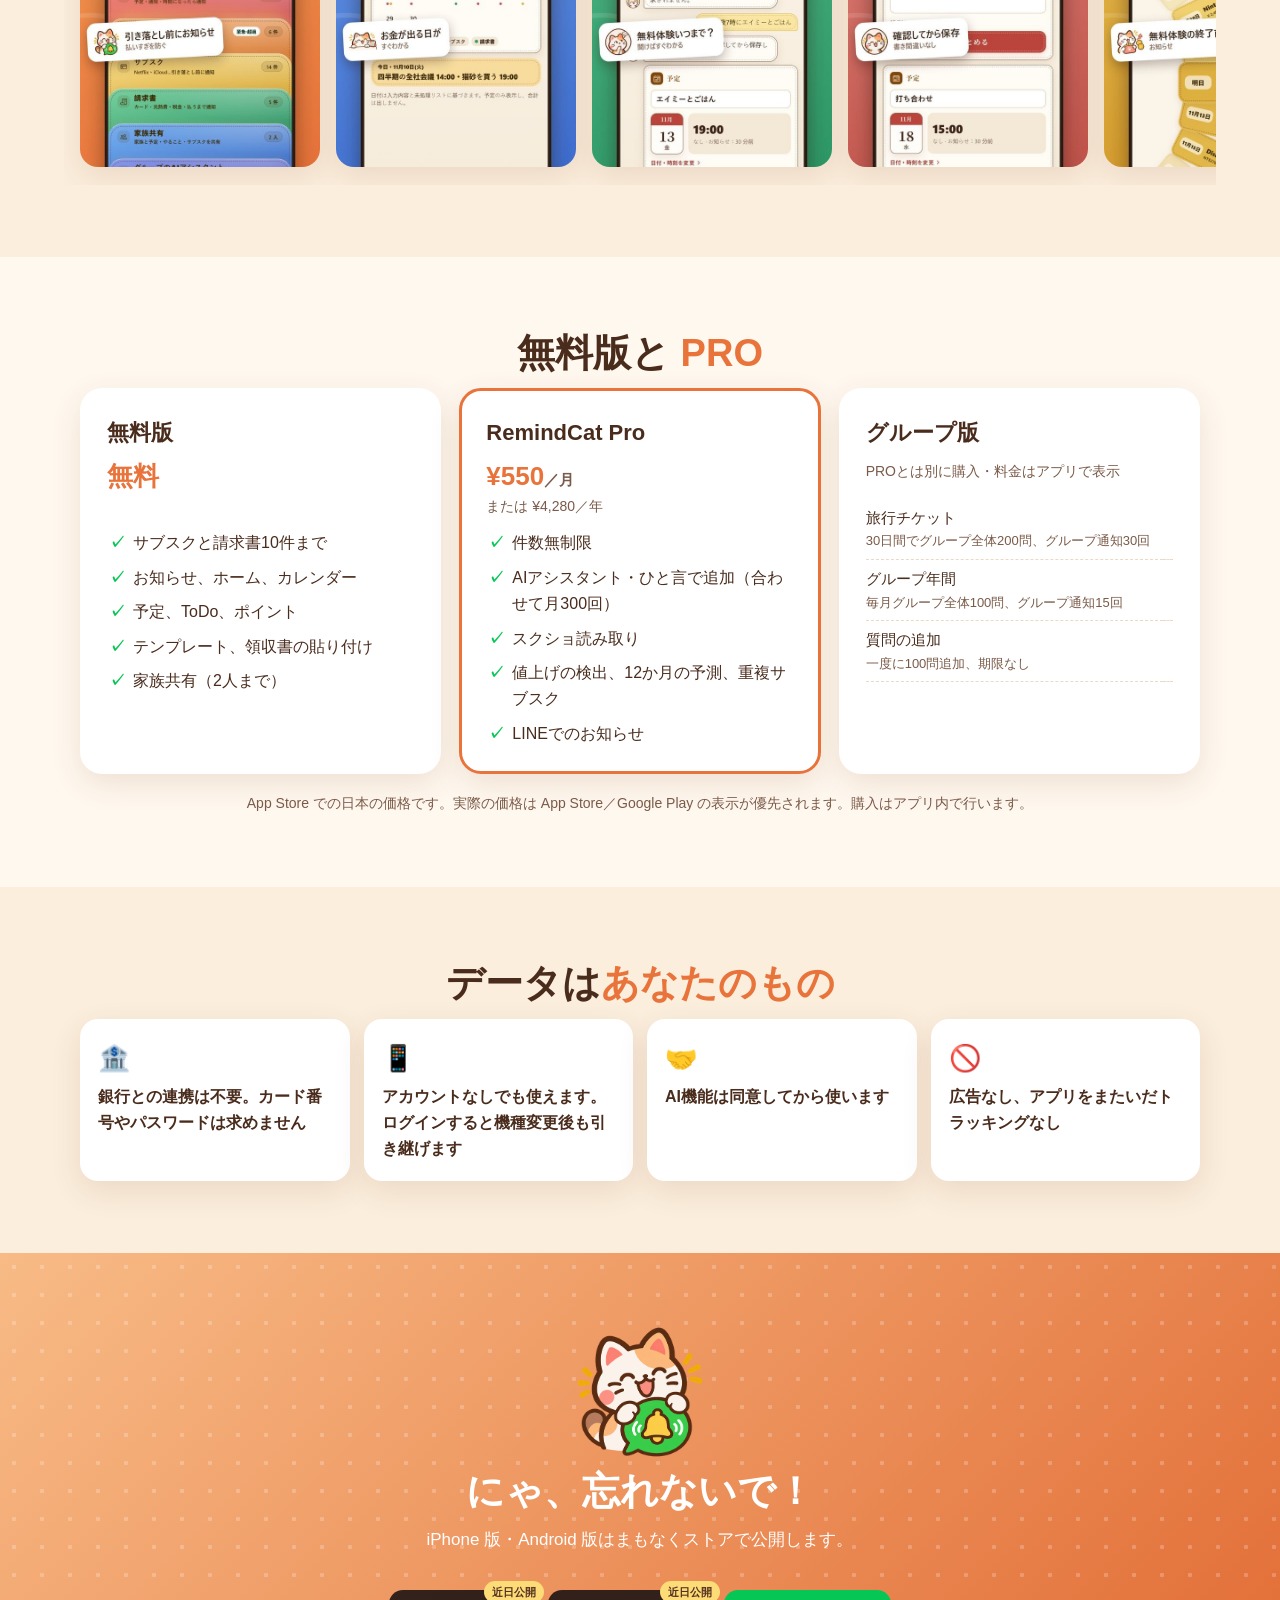
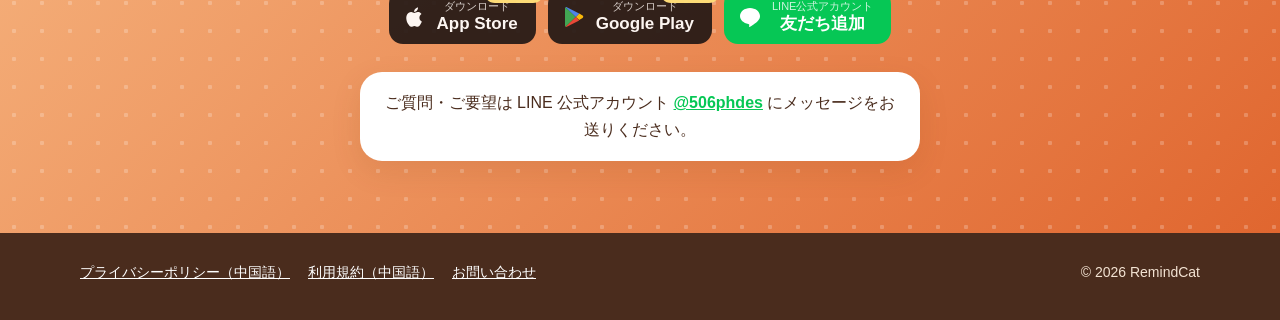
<file: ja/index.html>
<!doctype html>
<html lang="ja">
<head>
  <meta charset="utf-8">
  <meta name="viewport" content="width=device-width,initial-scale=1">
  <title>RemindCat – 支払い・サブスク管理</title>
  <meta name="description" content="RemindCat はサブスク・請求書・予定・ToDo をまとめて記録し、期限の前にお知らせします。AIアシスタントを LINE グループに招待すれば、旅行の予定もみんなで聞けます。">
  <meta name="theme-color" content="#f08a4b">
  <link rel="canonical" href="https://remindcat.pocketjoystudio.com/ja/">
  <link rel="alternate" hreflang="zh-Hant" href="https://remindcat.pocketjoystudio.com/">
  <link rel="alternate" hreflang="en" href="https://remindcat.pocketjoystudio.com/en/">
  <link rel="alternate" hreflang="ja" href="https://remindcat.pocketjoystudio.com/ja/">
  <link rel="alternate" hreflang="th" href="https://remindcat.pocketjoystudio.com/th/">
  <link rel="alternate" hreflang="x-default" href="https://remindcat.pocketjoystudio.com/">
  <meta property="og:type" content="website">
  <meta property="og:title" content="RemindCat – 支払い・サブスク管理">
  <meta property="og:description" content="RemindCat はサブスク・請求書・予定・ToDo をまとめて記録し、期限の前にお知らせします。AIアシスタントを LINE グループに招待すれば、旅行の予定もみんなで聞けます。">
  <meta property="og:image" content="https://remindcat.pocketjoystudio.com/assets/img/og-ja.jpg">
  <meta property="og:url" content="https://remindcat.pocketjoystudio.com/ja/">
  <meta name="twitter:card" content="summary_large_image">
  <link rel="icon" href="../assets/img/favicon.png" type="image/png">
  <link rel="apple-touch-icon" href="../assets/img/apple-touch-icon.png">
  <link rel="stylesheet" href="../assets/style.css">
  </head>
<body>
  <header class="top">
    <div class="wrap">
      <a class="brand" href="../ja/"><img src="../assets/img/icon-192.png" alt="" width="36" height="36">RemindCat</a>
      <nav class="langs" aria-label="Language"><a href="../" hreflang="zh-Hant" lang="zh-Hant" data-lang="zh">繁中</a><a href="../en/" hreflang="en" lang="en" data-lang="en">EN</a><a href="../ja/" hreflang="ja" lang="ja" data-lang="ja" aria-current="page">日本語</a><a href="../th/" hreflang="th" lang="th" data-lang="th">ไทย</a></nav>
    </div>
  </header>

  <section class="hero">
    <div class="wrap">
      <div>
        <span class="pill">RemindCat・にゃ、忘れないで</span>
        <h1>LINEグループに<br><em>AIアシスタント</em></h1>
        <p class="lead">サブスク・請求書・予定・ToDo を期限の前にお知らせ。旅行の予定は、グループでそのまま聞くだけ。</p>
        <div class="cta">
      <a class="store soon" href="https://apps.apple.com/app/id6830776430" aria-disabled="true" data-store="apple"><svg viewBox="0 0 24 24" aria-hidden="true"><path fill="currentColor" d="M16.4 12.6c0-2.4 2-3.6 2.1-3.7-1.1-1.7-2.9-1.9-3.5-1.9-1.5-.2-2.9.9-3.7.9-.8 0-1.9-.9-3.2-.8-1.6 0-3.1 1-4 2.4-1.7 3-.4 7.4 1.2 9.8.8 1.2 1.8 2.5 3 2.4 1.2 0 1.7-.8 3.1-.8s1.9.8 3.2.8c1.3 0 2.1-1.2 2.9-2.4.9-1.4 1.3-2.7 1.3-2.8-.1 0-2.4-.9-2.4-3.9zM14 5.5c.7-.8 1.1-1.9 1-3-1 0-2.1.7-2.8 1.5-.6.7-1.2 1.8-1 2.9 1.1.1 2.1-.6 2.8-1.4z"/></svg><span><small>ダウンロード</small><b>App Store</b></span><span class="tag">近日公開</span></a>
      <a class="store soon" href="https://play.google.com/store/apps/details?id=com.renewcat.app" aria-disabled="true" data-store="play"><svg viewBox="0 0 24 24" aria-hidden="true"><path fill="#34A853" d="M3.6 2.2 13.8 12 3.6 21.8c-.4-.2-.6-.6-.6-1.1V3.3c0-.5.2-.9.6-1.1z"/><path fill="#FBBC04" d="m17.2 8.6 3.4 2c.9.5.9 1.8 0 2.3l-3.4 2L13.8 12z"/><path fill="#4285F4" d="M3.6 2.2c.3-.2.8-.2 1.2 0l12.4 6.4-3.4 3.4z"/><path fill="#EA4335" d="m13.8 12 3.4 3.4-12.4 6.4c-.4.2-.9.2-1.2 0z"/></svg><span><small>ダウンロード</small><b>Google Play</b></span><span class="tag">近日公開</span></a>
      <a class="store line" href="https://line.me/R/ti/p/@506phdes" rel="noopener"><svg viewBox="0 0 24 24" aria-hidden="true"><path fill="currentColor" d="M12 3C6.5 3 2 6.6 2 11c0 3.9 3.5 7.2 8.3 7.9.3.1.8.2.9.5.1.3.1.7 0 1l-.1.9c0 .3-.2 1 .9.5s5.9-3.5 8-6c1.5-1.6 2-3.2 2-4.8C22 6.6 17.5 3 12 3z"/></svg><span><small>LINE公式アカウント</small><b>友だち追加</b></span></a>
        </div>
      </div>
      <div class="phone">
        <div class="peek" aria-hidden="true"><img class="body" src="../assets/img/cat-peek-body.png" alt="" width="360" height="293"><img class="paw l" src="../assets/img/cat-peek-paw-left.png" alt="" width="138" height="132"><img class="paw r" src="../assets/img/cat-peek-paw-right.png" alt="" width="138" height="132"></div>
        <img class="shot" src="../assets/img/hero-ja.jpg" alt="" width="640" height="849">
      </div>
    </div>
  </section>

  <section class="block" id="about">
    <div class="wrap">
      <h2>RemindCat とは？</h2>
      <div class="what"><img src="../assets/img/cat-avatar.png" alt="" width="160" height="160"><p>RemindCat は「覚えておく」をかわりにやるアプリです。サブスクの引き落とし日、請求書の支払期限、お試しの終了日、週末の集合時間をまとめて記録し、期限の前にお知らせします。銀行との連携は不要。開けば今月いくら払うかがすぐわかります。</p></div>
    </div>
  </section>

  <section class="block alt" id="features">
    <div class="wrap">
      <h2><em>ひと目</em>でわかる</h2>
      <p class="sub">ほとんどの機能は無料で使えます。</p>
      <div class="grid">
      <div class="card"><img src="../assets/img/cat-calendar.png" alt="" loading="lazy" width="120" height="92"><h3>ホームとカレンダー</h3><p>これから7日間にやること、今月の支払い額がすぐわかる。引き落とし日、支払期限、予定をカレンダーにまとめて表示。</p></div>
      <div class="card"><img src="../assets/img/cat-bell.png" alt="" loading="lazy" width="120" height="92"><h3>サブスク・請求書のお知らせ</h3><p>請求の前、お試しの終了・解約期限の前にそれぞれお知らせ。請求書は支払うまでお知らせ。</p></div>
      <div class="card"><img src="../assets/img/cat-thinking.png" alt="" loading="lazy" width="120" height="92"><h3>AIアシスタント<span class="badge">PRO</span></h3><p>「今月いくら払う？」と聞くだけ。ひと言入力すると、予定・ToDo・サブスク・請求書に整理。</p></div>
      <div class="card"><img src="../assets/img/cat-money.png" alt="" loading="lazy" width="120" height="92"><h3>節約<span class="badge">PRO</span></h3><p>値上げの検出、12か月の予測、重複しているサブスクと解約した場合の節約額。</p></div>
      <div class="card"><img src="../assets/img/cat-pass.png" alt="" loading="lazy" width="120" height="92"><h3>ポイント</h3><p>会員カードやポイントの期限前にお知らせ。</p></div>
      <div class="card"><img src="../assets/img/cat-sunny.png" alt="" loading="lazy" width="120" height="92"><h3>家族共有</h3><p>予定・ToDo・サブスクを家族と共有。無料、2人まで。</p></div>
      </div>
    </div>
  </section>

  <section class="block" id="group">
    <div class="wrap">
      <h2>AIアシスタントを<em>LINEグループ</em>に</h2>
      <p class="sub">旅行の予定をトークでさかのぼって探さなくていい。グループ版は別売りです（日本・台湾・タイ）。</p>
      <div class="group">
        <div>
          <ol class="steps">
        <li><b>RemindCat をグループに招待</b>幹事がアプリでグループ版を購入し、LINE公式アカウント RemindCat をグループに招待。</li>
        <li><b>みんなで質問</b>グループで <code>にゃ 明日は何時に集合？</code> と送ると、みんなに見える形で答えます。</li>
        <li><b>旅程をまとめる</b><code>にゃ 旅程まとめ</code> で話し合いを下書きに。幹事が <code>にゃ 旅程確定</code> で正式な旅程にすると、出発の前の晩にお知らせ。</li>
          </ol>
          <div class="facts"><div class="fact"><b>10人</b>1グループ最大</div><div class="fact"><b>支払うのは幹事だけ</b>ほかの人は無料・アプリ不要</div></div>
        </div>
        <img class="shot" src="../assets/shots/ja-1-group.jpg" alt="" loading="lazy" width="540" height="960">
      </div>
    </div>
  </section>
  <section class="block alt" id="screens">
    <div class="wrap">
      <h2><em>画面</em>を見る</h2>
      <div class="shots">
      <img src="../assets/shots/ja-2-overview.jpg" alt="" loading="lazy" width="540" height="960">
      <img src="../assets/shots/ja-3-calendar.jpg" alt="" loading="lazy" width="540" height="960">
      <img src="../assets/shots/ja-4-ask.jpg" alt="" loading="lazy" width="540" height="960">
      <img src="../assets/shots/ja-5-voice.jpg" alt="" loading="lazy" width="540" height="960">
      <img src="../assets/shots/ja-6-subs.jpg" alt="" loading="lazy" width="540" height="960">
      <img src="../assets/shots/ja-7-forecast.jpg" alt="" loading="lazy" width="540" height="960">
      <img src="../assets/shots/ja-8-points.jpg" alt="" loading="lazy" width="540" height="960">
      </div>
    </div>
  </section>

  <section class="block" id="plans">
    <div class="wrap">
      <h2>無料版と <em>PRO</em></h2>
      <div class="plans"><div class="plan"><h3>無料版</h3><div class="price">無料</div><p class="note">&nbsp;</p><ul><li>サブスクと請求書10件まで</li><li>お知らせ、ホーム、カレンダー</li><li>予定、ToDo、ポイント</li><li>テンプレート、領収書の貼り付け</li><li>家族共有（2人まで）</li></ul></div><div class="plan pro"><h3>RemindCat Pro</h3><div class="price">¥550<small>／月</small></div><p class="note">または ¥4,280／年</p><ul><li>件数無制限</li><li>AIアシスタント・ひと言で追加（合わせて月300回）</li><li>スクショ読み取り</li><li>値上げの検出、12か月の予測、重複サブスク</li><li>LINEでのお知らせ</li></ul></div><div class="plan"><h3>グループ版</h3><p class="note" style="margin-top:8px">PROとは別に購入・料金はアプリで表示</p><table class="prices"><tr><td>旅行チケット<span>30日間でグループ全体200問、グループ通知30回</span></td><td></td></tr><tr><td>グループ年間<span>毎月グループ全体100問、グループ通知15回</span></td><td></td></tr><tr><td>質問の追加<span>一度に100問追加、期限なし</span></td><td></td></tr></table></div></div>
      <p class="fine">App Store での日本の価格です。実際の価格は App Store／Google Play の表示が優先されます。購入はアプリ内で行います。</p>
    </div>
  </section>

  <section class="block alt" id="privacy">
    <div class="wrap">
      <h2>データは<em>あなたのもの</em></h2>
      <div class="trust"><div><span>🏦</span>銀行との連携は不要。カード番号やパスワードは求めません</div><div><span>📱</span>アカウントなしでも使えます。ログインすると機種変更後も引き継げます</div><div><span>🤝</span>AI機能は同意してから使います</div><div><span>🚫</span>広告なし、アプリをまたいだトラッキングなし</div></div>
    </div>
  </section>

  <section class="block end" id="contact">
    <div class="wrap">
      <img class="cat" src="../assets/img/cat-bell.png" alt="" width="130" height="134">
      <h2>にゃ、忘れないで！</h2>
      <p class="sub" style="color:#fff">iPhone 版・Android 版はまもなくストアで公開します。</p>
      <div class="cta">
      <a class="store soon" href="https://apps.apple.com/app/id6830776430" aria-disabled="true" data-store="apple"><svg viewBox="0 0 24 24" aria-hidden="true"><path fill="currentColor" d="M16.4 12.6c0-2.4 2-3.6 2.1-3.7-1.1-1.7-2.9-1.9-3.5-1.9-1.5-.2-2.9.9-3.7.9-.8 0-1.9-.9-3.2-.8-1.6 0-3.1 1-4 2.4-1.7 3-.4 7.4 1.2 9.8.8 1.2 1.8 2.5 3 2.4 1.2 0 1.7-.8 3.1-.8s1.9.8 3.2.8c1.3 0 2.1-1.2 2.9-2.4.9-1.4 1.3-2.7 1.3-2.8-.1 0-2.4-.9-2.4-3.9zM14 5.5c.7-.8 1.1-1.9 1-3-1 0-2.1.7-2.8 1.5-.6.7-1.2 1.8-1 2.9 1.1.1 2.1-.6 2.8-1.4z"/></svg><span><small>ダウンロード</small><b>App Store</b></span><span class="tag">近日公開</span></a>
      <a class="store soon" href="https://play.google.com/store/apps/details?id=com.renewcat.app" aria-disabled="true" data-store="play"><svg viewBox="0 0 24 24" aria-hidden="true"><path fill="#34A853" d="M3.6 2.2 13.8 12 3.6 21.8c-.4-.2-.6-.6-.6-1.1V3.3c0-.5.2-.9.6-1.1z"/><path fill="#FBBC04" d="m17.2 8.6 3.4 2c.9.5.9 1.8 0 2.3l-3.4 2L13.8 12z"/><path fill="#4285F4" d="M3.6 2.2c.3-.2.8-.2 1.2 0l12.4 6.4-3.4 3.4z"/><path fill="#EA4335" d="m13.8 12 3.4 3.4-12.4 6.4c-.4.2-.9.2-1.2 0z"/></svg><span><small>ダウンロード</small><b>Google Play</b></span><span class="tag">近日公開</span></a>
      <a class="store line" href="https://line.me/R/ti/p/@506phdes" rel="noopener"><svg viewBox="0 0 24 24" aria-hidden="true"><path fill="currentColor" d="M12 3C6.5 3 2 6.6 2 11c0 3.9 3.5 7.2 8.3 7.9.3.1.8.2.9.5.1.3.1.7 0 1l-.1.9c0 .3-.2 1 .9.5s5.9-3.5 8-6c1.5-1.6 2-3.2 2-4.8C22 6.6 17.5 3 12 3z"/></svg><span><small>LINE公式アカウント</small><b>友だち追加</b></span></a>
      </div>
      <p class="contact">ご質問・ご要望は LINE 公式アカウント <a href="https://line.me/R/ti/p/@506phdes">@506phdes</a> にメッセージをお送りください。</p>
    </div>
  </section>

  <footer>
    <div class="wrap">
      <nav>
        <a href="https://renewcat-line-production.up.railway.app/privacy" rel="noopener">プライバシーポリシー（中国語）</a>
        <a href="https://renewcat-line-production.up.railway.app/terms" rel="noopener">利用規約（中国語）</a>
        <a href="https://line.me/R/ti/p/@506phdes" rel="noopener">お問い合わせ</a>
      </nav>
      <span>© 2026 RemindCat</span>
    </div>
  </footer>
  <script>
    document.querySelectorAll('[data-lang]').forEach(function (a) {
      a.addEventListener('click', function () { try { localStorage.setItem('remindcat-lang', a.getAttribute('data-lang')); } catch (e) {} });
    });
  </script>
</body>
</html>
</file>
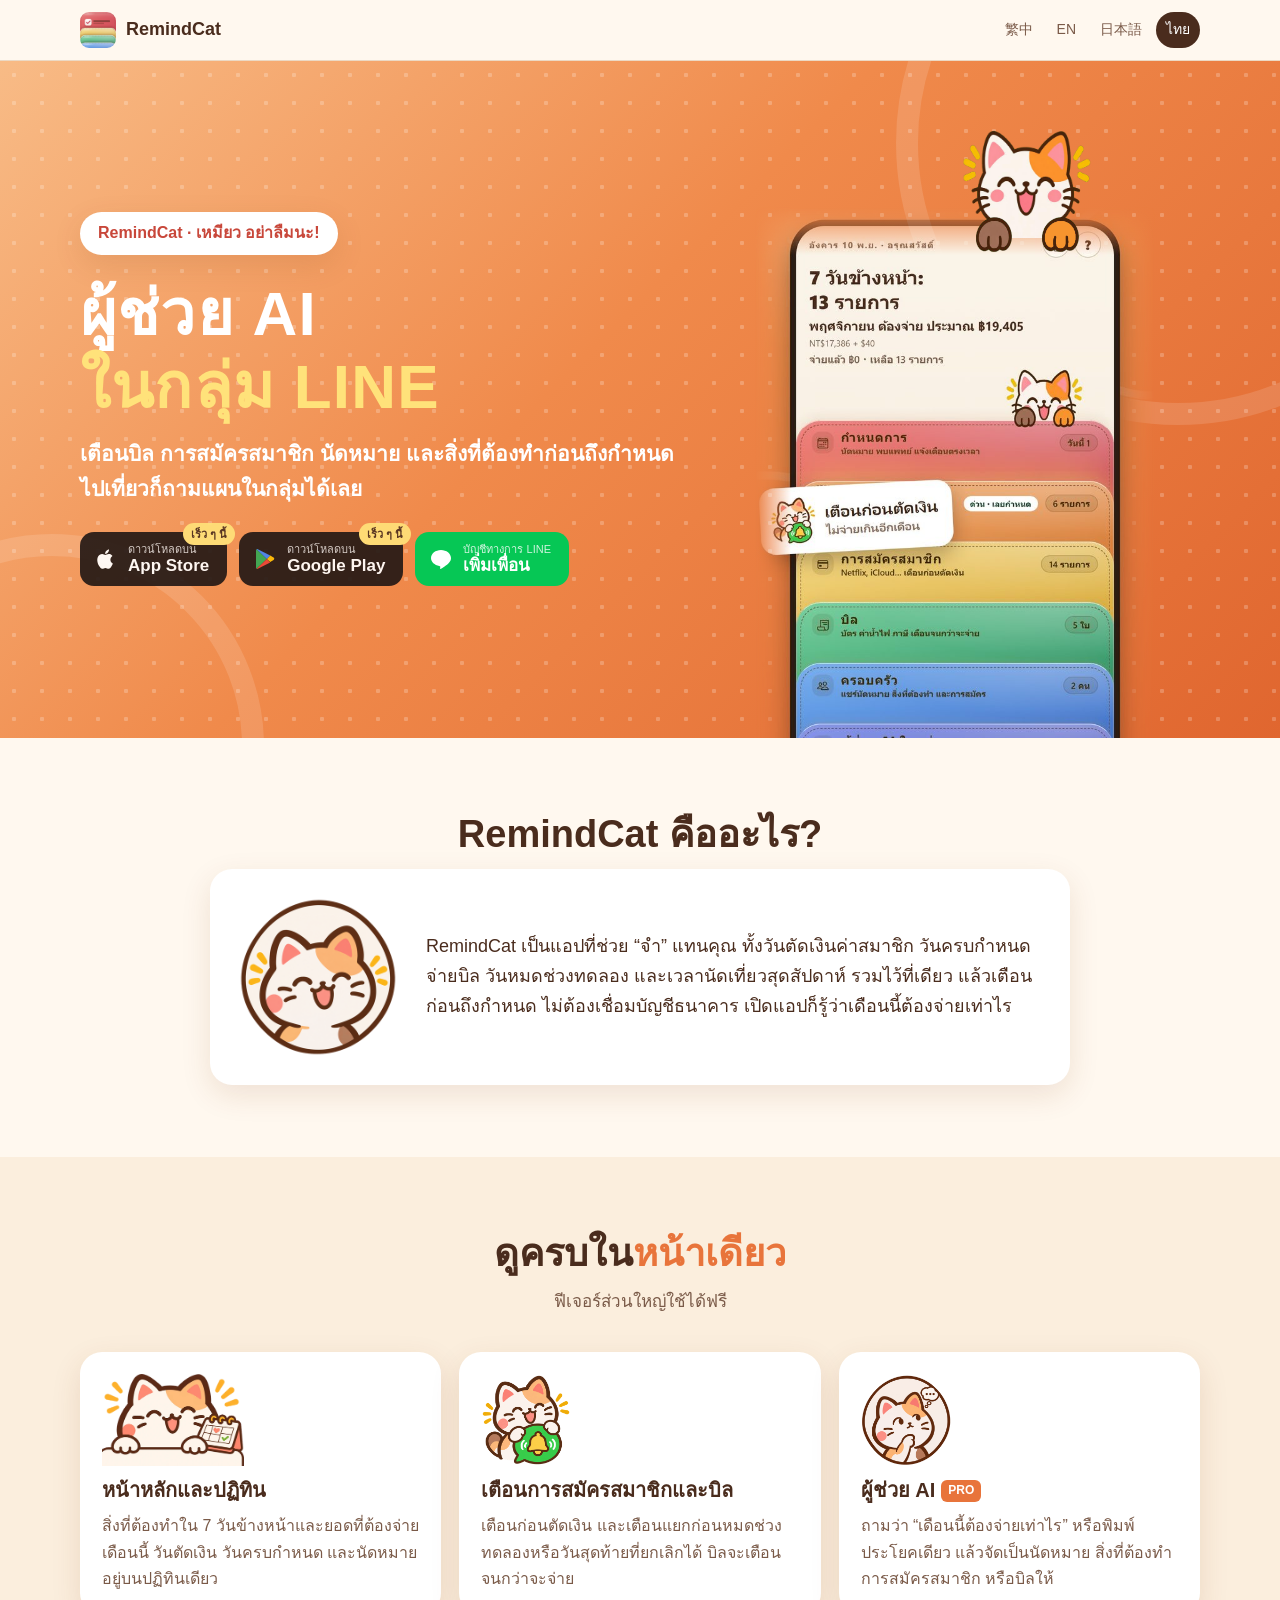
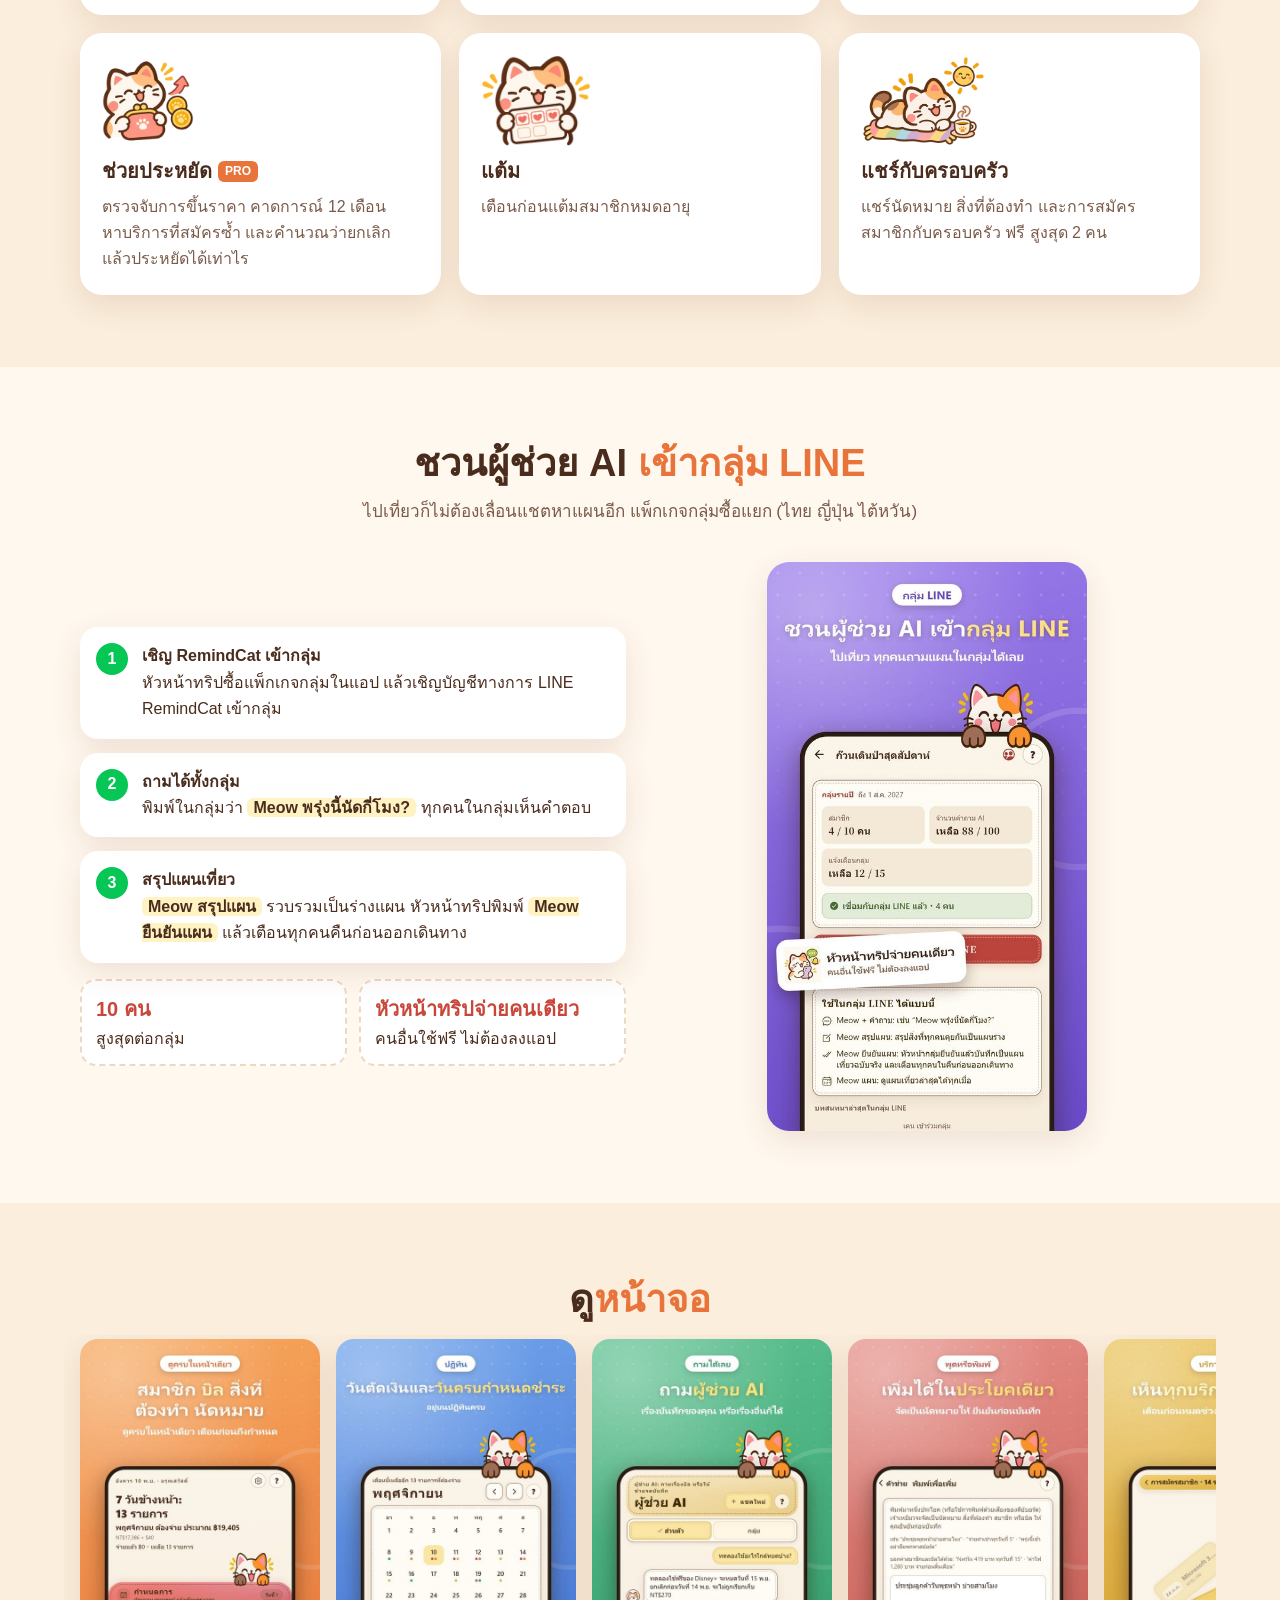
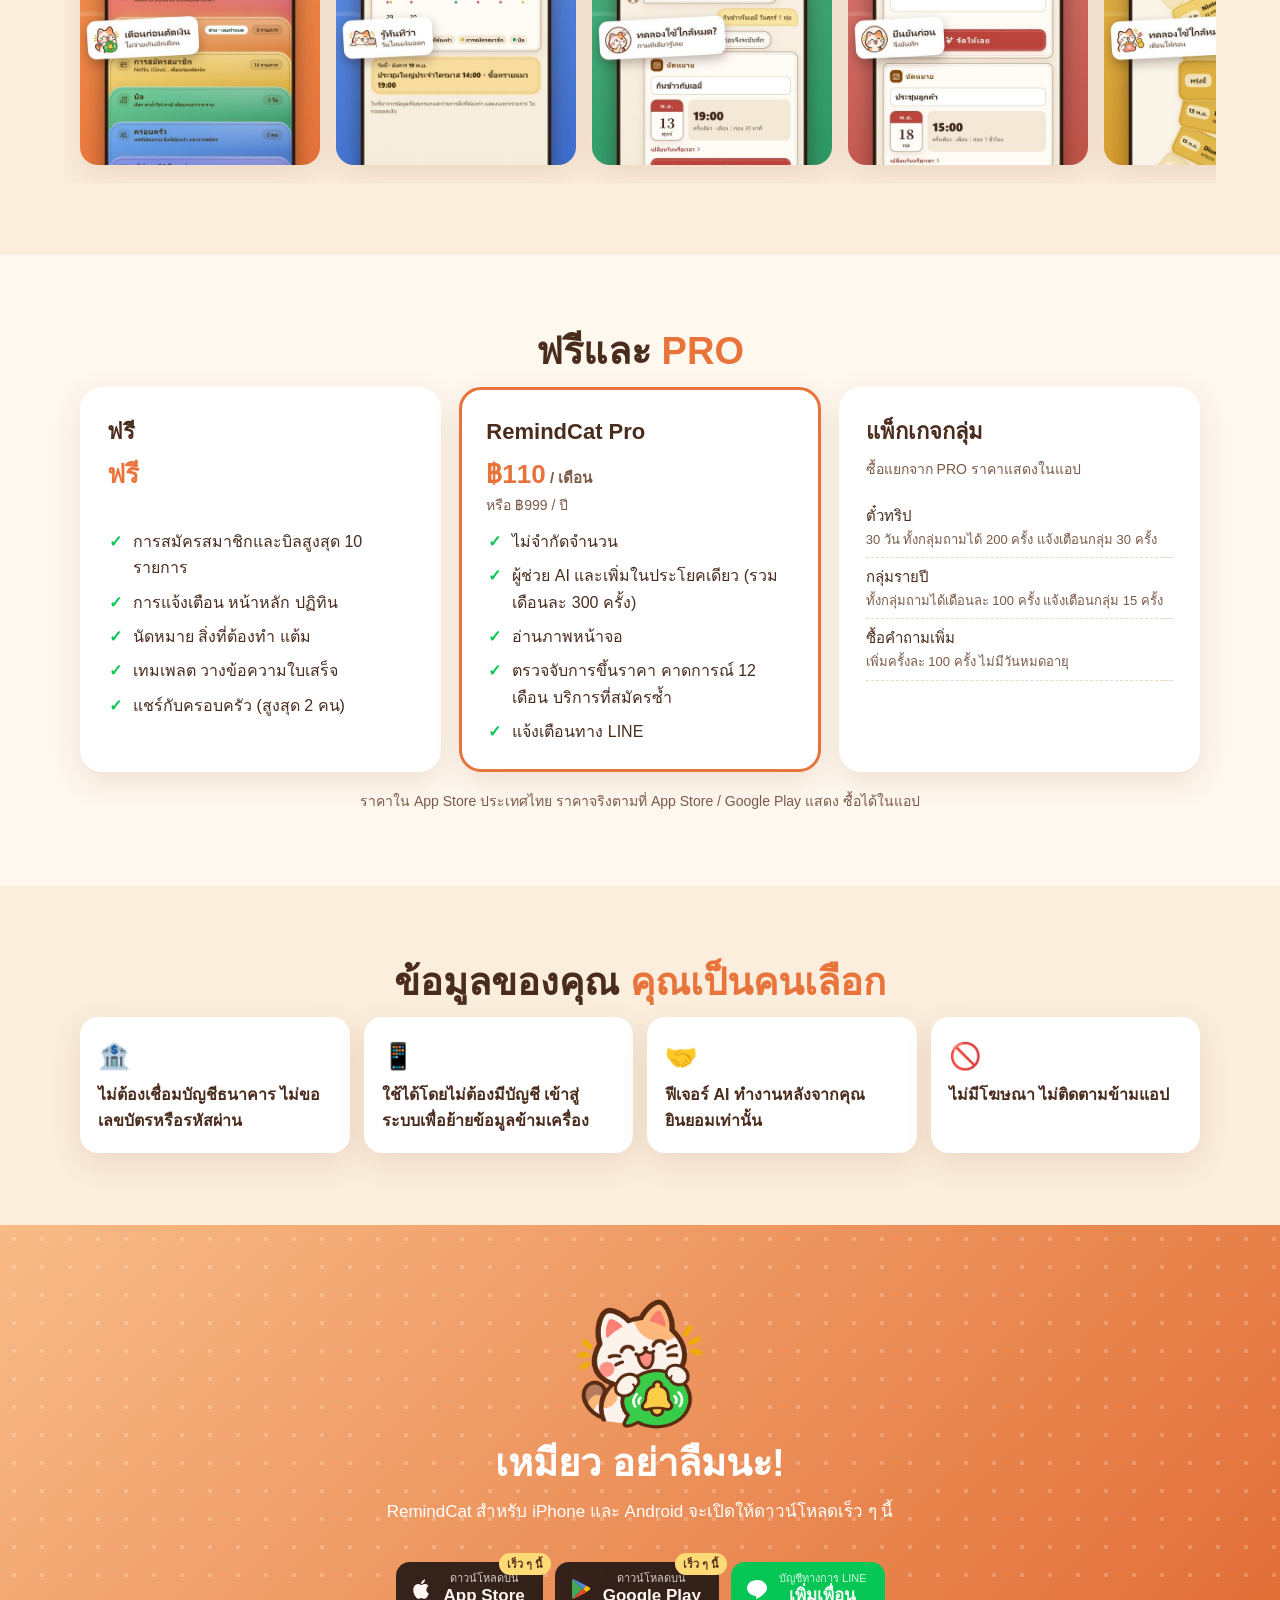
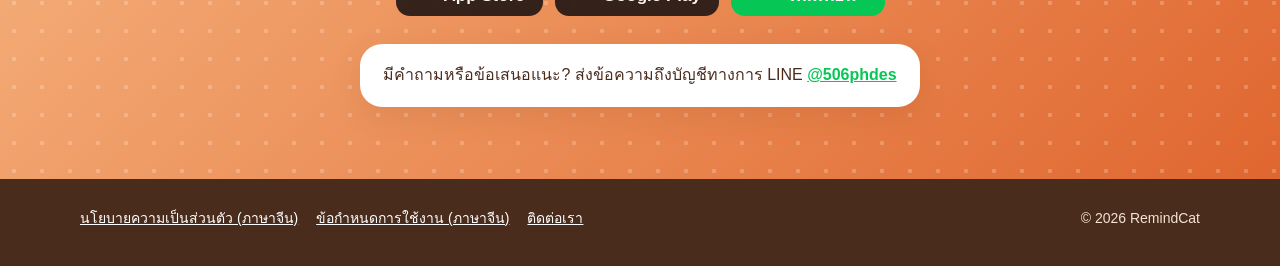
<file: th/index.html>
<!doctype html>
<html lang="th">
<head>
  <meta charset="utf-8">
  <meta name="viewport" content="width=device-width,initial-scale=1">
  <title>RemindCat – เตือนจ่ายบิล</title>
  <meta name="description" content="RemindCat ช่วยจดบริการที่สมัครไว้ บิล สิ่งที่ต้องทำ และนัดหมาย แล้วเตือนคุณก่อนถึงกำหนด ชวนผู้ช่วย AI เข้ากลุ่ม LINE ถามแผนเที่ยวได้ทั้งกลุ่ม">
  <meta name="theme-color" content="#f08a4b">
  <link rel="canonical" href="https://remindcat.pocketjoystudio.com/th/">
  <link rel="alternate" hreflang="zh-Hant" href="https://remindcat.pocketjoystudio.com/">
  <link rel="alternate" hreflang="en" href="https://remindcat.pocketjoystudio.com/en/">
  <link rel="alternate" hreflang="ja" href="https://remindcat.pocketjoystudio.com/ja/">
  <link rel="alternate" hreflang="th" href="https://remindcat.pocketjoystudio.com/th/">
  <link rel="alternate" hreflang="x-default" href="https://remindcat.pocketjoystudio.com/">
  <meta property="og:type" content="website">
  <meta property="og:title" content="RemindCat – เตือนจ่ายบิล">
  <meta property="og:description" content="RemindCat ช่วยจดบริการที่สมัครไว้ บิล สิ่งที่ต้องทำ และนัดหมาย แล้วเตือนคุณก่อนถึงกำหนด ชวนผู้ช่วย AI เข้ากลุ่ม LINE ถามแผนเที่ยวได้ทั้งกลุ่ม">
  <meta property="og:image" content="https://remindcat.pocketjoystudio.com/assets/img/og-th.jpg">
  <meta property="og:url" content="https://remindcat.pocketjoystudio.com/th/">
  <meta name="twitter:card" content="summary_large_image">
  <link rel="icon" href="../assets/img/favicon.png" type="image/png">
  <link rel="apple-touch-icon" href="../assets/img/apple-touch-icon.png">
  <link rel="stylesheet" href="../assets/style.css">
  </head>
<body>
  <header class="top">
    <div class="wrap">
      <a class="brand" href="../th/"><img src="../assets/img/icon-192.png" alt="" width="36" height="36">RemindCat</a>
      <nav class="langs" aria-label="Language"><a href="../" hreflang="zh-Hant" lang="zh-Hant" data-lang="zh">繁中</a><a href="../en/" hreflang="en" lang="en" data-lang="en">EN</a><a href="../ja/" hreflang="ja" lang="ja" data-lang="ja">日本語</a><a href="../th/" hreflang="th" lang="th" data-lang="th" aria-current="page">ไทย</a></nav>
    </div>
  </header>

  <section class="hero">
    <div class="wrap">
      <div>
        <span class="pill">RemindCat · เหมียว อย่าลืมนะ!</span>
        <h1>ผู้ช่วย AI<br><em>ในกลุ่ม LINE</em></h1>
        <p class="lead">เตือนบิล การสมัครสมาชิก นัดหมาย และสิ่งที่ต้องทำก่อนถึงกำหนด ไปเที่ยวก็ถามแผนในกลุ่มได้เลย</p>
        <div class="cta">
      <a class="store soon" href="https://apps.apple.com/app/id6830776430" aria-disabled="true" data-store="apple"><svg viewBox="0 0 24 24" aria-hidden="true"><path fill="currentColor" d="M16.4 12.6c0-2.4 2-3.6 2.1-3.7-1.1-1.7-2.9-1.9-3.5-1.9-1.5-.2-2.9.9-3.7.9-.8 0-1.9-.9-3.2-.8-1.6 0-3.1 1-4 2.4-1.7 3-.4 7.4 1.2 9.8.8 1.2 1.8 2.5 3 2.4 1.2 0 1.7-.8 3.1-.8s1.9.8 3.2.8c1.3 0 2.1-1.2 2.9-2.4.9-1.4 1.3-2.7 1.3-2.8-.1 0-2.4-.9-2.4-3.9zM14 5.5c.7-.8 1.1-1.9 1-3-1 0-2.1.7-2.8 1.5-.6.7-1.2 1.8-1 2.9 1.1.1 2.1-.6 2.8-1.4z"/></svg><span><small>ดาวน์โหลดบน</small><b>App Store</b></span><span class="tag">เร็ว ๆ นี้</span></a>
      <a class="store soon" href="https://play.google.com/store/apps/details?id=com.renewcat.app" aria-disabled="true" data-store="play"><svg viewBox="0 0 24 24" aria-hidden="true"><path fill="#34A853" d="M3.6 2.2 13.8 12 3.6 21.8c-.4-.2-.6-.6-.6-1.1V3.3c0-.5.2-.9.6-1.1z"/><path fill="#FBBC04" d="m17.2 8.6 3.4 2c.9.5.9 1.8 0 2.3l-3.4 2L13.8 12z"/><path fill="#4285F4" d="M3.6 2.2c.3-.2.8-.2 1.2 0l12.4 6.4-3.4 3.4z"/><path fill="#EA4335" d="m13.8 12 3.4 3.4-12.4 6.4c-.4.2-.9.2-1.2 0z"/></svg><span><small>ดาวน์โหลดบน</small><b>Google Play</b></span><span class="tag">เร็ว ๆ นี้</span></a>
      <a class="store line" href="https://line.me/R/ti/p/@506phdes" rel="noopener"><svg viewBox="0 0 24 24" aria-hidden="true"><path fill="currentColor" d="M12 3C6.5 3 2 6.6 2 11c0 3.9 3.5 7.2 8.3 7.9.3.1.8.2.9.5.1.3.1.7 0 1l-.1.9c0 .3-.2 1 .9.5s5.9-3.5 8-6c1.5-1.6 2-3.2 2-4.8C22 6.6 17.5 3 12 3z"/></svg><span><small>บัญชีทางการ LINE</small><b>เพิ่มเพื่อน</b></span></a>
        </div>
      </div>
      <div class="phone">
        <div class="peek" aria-hidden="true"><img class="body" src="../assets/img/cat-peek-body.png" alt="" width="360" height="293"><img class="paw l" src="../assets/img/cat-peek-paw-left.png" alt="" width="138" height="132"><img class="paw r" src="../assets/img/cat-peek-paw-right.png" alt="" width="138" height="132"></div>
        <img class="shot" src="../assets/img/hero-th.jpg" alt="" width="640" height="849">
      </div>
    </div>
  </section>

  <section class="block" id="about">
    <div class="wrap">
      <h2>RemindCat คืออะไร?</h2>
      <div class="what"><img src="../assets/img/cat-avatar.png" alt="" width="160" height="160"><p>RemindCat เป็นแอปที่ช่วย “จำ” แทนคุณ ทั้งวันตัดเงินค่าสมาชิก วันครบกำหนดจ่ายบิล วันหมดช่วงทดลอง และเวลานัดเที่ยวสุดสัปดาห์ รวมไว้ที่เดียว แล้วเตือนก่อนถึงกำหนด ไม่ต้องเชื่อมบัญชีธนาคาร เปิดแอปก็รู้ว่าเดือนนี้ต้องจ่ายเท่าไร</p></div>
    </div>
  </section>

  <section class="block alt" id="features">
    <div class="wrap">
      <h2>ดูครบใน<em>หน้าเดียว</em></h2>
      <p class="sub">ฟีเจอร์ส่วนใหญ่ใช้ได้ฟรี</p>
      <div class="grid">
      <div class="card"><img src="../assets/img/cat-calendar.png" alt="" loading="lazy" width="120" height="92"><h3>หน้าหลักและปฏิทิน</h3><p>สิ่งที่ต้องทำใน 7 วันข้างหน้าและยอดที่ต้องจ่ายเดือนนี้ วันตัดเงิน วันครบกำหนด และนัดหมายอยู่บนปฏิทินเดียว</p></div>
      <div class="card"><img src="../assets/img/cat-bell.png" alt="" loading="lazy" width="120" height="92"><h3>เตือนการสมัครสมาชิกและบิล</h3><p>เตือนก่อนตัดเงิน และเตือนแยกก่อนหมดช่วงทดลองหรือวันสุดท้ายที่ยกเลิกได้ บิลจะเตือนจนกว่าจะจ่าย</p></div>
      <div class="card"><img src="../assets/img/cat-thinking.png" alt="" loading="lazy" width="120" height="92"><h3>ผู้ช่วย AI<span class="badge">PRO</span></h3><p>ถามว่า “เดือนนี้ต้องจ่ายเท่าไร” หรือพิมพ์ประโยคเดียว แล้วจัดเป็นนัดหมาย สิ่งที่ต้องทำ การสมัครสมาชิก หรือบิลให้</p></div>
      <div class="card"><img src="../assets/img/cat-money.png" alt="" loading="lazy" width="120" height="92"><h3>ช่วยประหยัด<span class="badge">PRO</span></h3><p>ตรวจจับการขึ้นราคา คาดการณ์ 12 เดือน หาบริการที่สมัครซ้ำ และคำนวณว่ายกเลิกแล้วประหยัดได้เท่าไร</p></div>
      <div class="card"><img src="../assets/img/cat-pass.png" alt="" loading="lazy" width="120" height="92"><h3>แต้ม</h3><p>เตือนก่อนแต้มสมาชิกหมดอายุ</p></div>
      <div class="card"><img src="../assets/img/cat-sunny.png" alt="" loading="lazy" width="120" height="92"><h3>แชร์กับครอบครัว</h3><p>แชร์นัดหมาย สิ่งที่ต้องทำ และการสมัครสมาชิกกับครอบครัว ฟรี สูงสุด 2 คน</p></div>
      </div>
    </div>
  </section>

  <section class="block" id="group">
    <div class="wrap">
      <h2>ชวนผู้ช่วย AI <em>เข้ากลุ่ม LINE</em></h2>
      <p class="sub">ไปเที่ยวก็ไม่ต้องเลื่อนแชตหาแผนอีก แพ็กเกจกลุ่มซื้อแยก (ไทย ญี่ปุ่น ไต้หวัน)</p>
      <div class="group">
        <div>
          <ol class="steps">
        <li><b>เชิญ RemindCat เข้ากลุ่ม</b>หัวหน้าทริปซื้อแพ็กเกจกลุ่มในแอป แล้วเชิญบัญชีทางการ LINE RemindCat เข้ากลุ่ม</li>
        <li><b>ถามได้ทั้งกลุ่ม</b>พิมพ์ในกลุ่มว่า <code>Meow พรุ่งนี้นัดกี่โมง?</code> ทุกคนในกลุ่มเห็นคำตอบ</li>
        <li><b>สรุปแผนเที่ยว</b><code>Meow สรุปแผน</code> รวบรวมเป็นร่างแผน หัวหน้าทริปพิมพ์ <code>Meow ยืนยันแผน</code> แล้วเตือนทุกคนคืนก่อนออกเดินทาง</li>
          </ol>
          <div class="facts"><div class="fact"><b>10 คน</b>สูงสุดต่อกลุ่ม</div><div class="fact"><b>หัวหน้าทริปจ่ายคนเดียว</b>คนอื่นใช้ฟรี ไม่ต้องลงแอป</div></div>
        </div>
        <img class="shot" src="../assets/shots/th-1-group.jpg" alt="" loading="lazy" width="540" height="960">
      </div>
    </div>
  </section>
  <section class="block alt" id="screens">
    <div class="wrap">
      <h2>ดู<em>หน้าจอ</em></h2>
      <div class="shots">
      <img src="../assets/shots/th-2-overview.jpg" alt="" loading="lazy" width="540" height="960">
      <img src="../assets/shots/th-3-calendar.jpg" alt="" loading="lazy" width="540" height="960">
      <img src="../assets/shots/th-4-ask.jpg" alt="" loading="lazy" width="540" height="960">
      <img src="../assets/shots/th-5-voice.jpg" alt="" loading="lazy" width="540" height="960">
      <img src="../assets/shots/th-6-subs.jpg" alt="" loading="lazy" width="540" height="960">
      <img src="../assets/shots/th-7-forecast.jpg" alt="" loading="lazy" width="540" height="960">
      <img src="../assets/shots/th-8-points.jpg" alt="" loading="lazy" width="540" height="960">
      </div>
    </div>
  </section>

  <section class="block" id="plans">
    <div class="wrap">
      <h2>ฟรีและ <em>PRO</em></h2>
      <div class="plans"><div class="plan"><h3>ฟรี</h3><div class="price">ฟรี</div><p class="note">&nbsp;</p><ul><li>การสมัครสมาชิกและบิลสูงสุด 10 รายการ</li><li>การแจ้งเตือน หน้าหลัก ปฏิทิน</li><li>นัดหมาย สิ่งที่ต้องทำ แต้ม</li><li>เทมเพลต วางข้อความใบเสร็จ</li><li>แชร์กับครอบครัว (สูงสุด 2 คน)</li></ul></div><div class="plan pro"><h3>RemindCat Pro</h3><div class="price">฿110<small> / เดือน</small></div><p class="note">หรือ ฿999 / ปี</p><ul><li>ไม่จำกัดจำนวน</li><li>ผู้ช่วย AI และเพิ่มในประโยคเดียว (รวมเดือนละ 300 ครั้ง)</li><li>อ่านภาพหน้าจอ</li><li>ตรวจจับการขึ้นราคา คาดการณ์ 12 เดือน บริการที่สมัครซ้ำ</li><li>แจ้งเตือนทาง LINE</li></ul></div><div class="plan"><h3>แพ็กเกจกลุ่ม</h3><p class="note" style="margin-top:8px">ซื้อแยกจาก PRO ราคาแสดงในแอป</p><table class="prices"><tr><td>ตั๋วทริป<span>30 วัน ทั้งกลุ่มถามได้ 200 ครั้ง แจ้งเตือนกลุ่ม 30 ครั้ง</span></td><td></td></tr><tr><td>กลุ่มรายปี<span>ทั้งกลุ่มถามได้เดือนละ 100 ครั้ง แจ้งเตือนกลุ่ม 15 ครั้ง</span></td><td></td></tr><tr><td>ซื้อคำถามเพิ่ม<span>เพิ่มครั้งละ 100 ครั้ง ไม่มีวันหมดอายุ</span></td><td></td></tr></table></div></div>
      <p class="fine">ราคาใน App Store ประเทศไทย ราคาจริงตามที่ App Store / Google Play แสดง ซื้อได้ในแอป</p>
    </div>
  </section>

  <section class="block alt" id="privacy">
    <div class="wrap">
      <h2>ข้อมูลของคุณ <em>คุณเป็นคนเลือก</em></h2>
      <div class="trust"><div><span>🏦</span>ไม่ต้องเชื่อมบัญชีธนาคาร ไม่ขอเลขบัตรหรือรหัสผ่าน</div><div><span>📱</span>ใช้ได้โดยไม่ต้องมีบัญชี เข้าสู่ระบบเพื่อย้ายข้อมูลข้ามเครื่อง</div><div><span>🤝</span>ฟีเจอร์ AI ทำงานหลังจากคุณยินยอมเท่านั้น</div><div><span>🚫</span>ไม่มีโฆษณา ไม่ติดตามข้ามแอป</div></div>
    </div>
  </section>

  <section class="block end" id="contact">
    <div class="wrap">
      <img class="cat" src="../assets/img/cat-bell.png" alt="" width="130" height="134">
      <h2>เหมียว อย่าลืมนะ!</h2>
      <p class="sub" style="color:#fff">RemindCat สำหรับ iPhone และ Android จะเปิดให้ดาวน์โหลดเร็ว ๆ นี้</p>
      <div class="cta">
      <a class="store soon" href="https://apps.apple.com/app/id6830776430" aria-disabled="true" data-store="apple"><svg viewBox="0 0 24 24" aria-hidden="true"><path fill="currentColor" d="M16.4 12.6c0-2.4 2-3.6 2.1-3.7-1.1-1.7-2.9-1.9-3.5-1.9-1.5-.2-2.9.9-3.7.9-.8 0-1.9-.9-3.2-.8-1.6 0-3.1 1-4 2.4-1.7 3-.4 7.4 1.2 9.8.8 1.2 1.8 2.5 3 2.4 1.2 0 1.7-.8 3.1-.8s1.9.8 3.2.8c1.3 0 2.1-1.2 2.9-2.4.9-1.4 1.3-2.7 1.3-2.8-.1 0-2.4-.9-2.4-3.9zM14 5.5c.7-.8 1.1-1.9 1-3-1 0-2.1.7-2.8 1.5-.6.7-1.2 1.8-1 2.9 1.1.1 2.1-.6 2.8-1.4z"/></svg><span><small>ดาวน์โหลดบน</small><b>App Store</b></span><span class="tag">เร็ว ๆ นี้</span></a>
      <a class="store soon" href="https://play.google.com/store/apps/details?id=com.renewcat.app" aria-disabled="true" data-store="play"><svg viewBox="0 0 24 24" aria-hidden="true"><path fill="#34A853" d="M3.6 2.2 13.8 12 3.6 21.8c-.4-.2-.6-.6-.6-1.1V3.3c0-.5.2-.9.6-1.1z"/><path fill="#FBBC04" d="m17.2 8.6 3.4 2c.9.5.9 1.8 0 2.3l-3.4 2L13.8 12z"/><path fill="#4285F4" d="M3.6 2.2c.3-.2.8-.2 1.2 0l12.4 6.4-3.4 3.4z"/><path fill="#EA4335" d="m13.8 12 3.4 3.4-12.4 6.4c-.4.2-.9.2-1.2 0z"/></svg><span><small>ดาวน์โหลดบน</small><b>Google Play</b></span><span class="tag">เร็ว ๆ นี้</span></a>
      <a class="store line" href="https://line.me/R/ti/p/@506phdes" rel="noopener"><svg viewBox="0 0 24 24" aria-hidden="true"><path fill="currentColor" d="M12 3C6.5 3 2 6.6 2 11c0 3.9 3.5 7.2 8.3 7.9.3.1.8.2.9.5.1.3.1.7 0 1l-.1.9c0 .3-.2 1 .9.5s5.9-3.5 8-6c1.5-1.6 2-3.2 2-4.8C22 6.6 17.5 3 12 3z"/></svg><span><small>บัญชีทางการ LINE</small><b>เพิ่มเพื่อน</b></span></a>
      </div>
      <p class="contact">มีคำถามหรือข้อเสนอแนะ? ส่งข้อความถึงบัญชีทางการ LINE <a href="https://line.me/R/ti/p/@506phdes">@506phdes</a></p>
    </div>
  </section>

  <footer>
    <div class="wrap">
      <nav>
        <a href="https://renewcat-line-production.up.railway.app/privacy" rel="noopener">นโยบายความเป็นส่วนตัว (ภาษาจีน)</a>
        <a href="https://renewcat-line-production.up.railway.app/terms" rel="noopener">ข้อกำหนดการใช้งาน (ภาษาจีน)</a>
        <a href="https://line.me/R/ti/p/@506phdes" rel="noopener">ติดต่อเรา</a>
      </nav>
      <span>© 2026 RemindCat</span>
    </div>
  </footer>
  <script>
    document.querySelectorAll('[data-lang]').forEach(function (a) {
      a.addEventListener('click', function () { try { localStorage.setItem('remindcat-lang', a.getAttribute('data-lang')); } catch (e) {} });
    });
  </script>
</body>
</html>
</file>
<file: assets/style.css>
/* 提醒喵 RemindCat 官網：純靜態，沒有外部字型、沒有追蹤碼 */
:root {
  --cream: #fff8ef;
  --cream-2: #fbeedd;
  --card: #ffffff;
  --ink: #4a2c1d;
  --ink-2: #7a5a48;
  --line: #ecd9c4;
  --orange: #e8743b;
  --orange-2: #f39a5b;
  --peach: #f9c79b;
  --yellow: #ffe27a;
  --red: #c8473a;
  --green: #06c755;
  --radius: 22px;
  --shadow: 0 10px 30px rgba(120, 60, 20, 0.12);
  font-family: -apple-system, BlinkMacSystemFont, "PingFang TC", "Hiragino Sans", "Noto Sans TC", "Noto Sans JP",
    "Noto Sans Thai", "Microsoft JhengHei", "Yu Gothic UI", "Leelawadee UI", "Segoe UI", Roboto, sans-serif;
  color: var(--ink);
  background: var(--cream);
  -webkit-text-size-adjust: 100%;
}
* { box-sizing: border-box; }
html { scroll-behavior: smooth; }
body { margin: 0; background: var(--cream); line-height: 1.65; overflow-x: hidden; }
img { max-width: 100%; height: auto; display: block; }
a { color: inherit; }
.wrap { width: min(1120px, 100% - 32px); margin: 0 auto; }

/* 頂端列 */
.top { position: sticky; top: 0; z-index: 10; background: rgba(255, 248, 239, 0.92); backdrop-filter: blur(8px);
  border-bottom: 1px solid var(--line); }
.top .wrap { display: flex; align-items: center; justify-content: space-between; gap: 12px; height: 60px; }
.brand { display: flex; align-items: center; gap: 10px; text-decoration: none; font-weight: 800; font-size: 18px; white-space: nowrap; }
.brand img { width: 36px; height: 36px; border-radius: 9px; }
.langs { display: flex; gap: 4px; }
.langs a { text-decoration: none; font-size: 14px; padding: 6px 10px; border-radius: 999px; color: var(--ink-2); white-space: nowrap; }
.langs a[aria-current="page"] { background: var(--ink); color: #fff; }

/* 首屏：暖色漸層＋圓點＋圓環 */
.hero { position: relative; overflow: hidden; color: #fff;
  background:
    radial-gradient(rgba(255, 255, 255, 0.22) 2px, transparent 2.5px) 0 0 / 28px 28px,
    linear-gradient(135deg, #f8bb86 0%, #f08a4b 45%, #e0662f 100%); }
.hero::before, .hero::after { content: ""; position: absolute; border-radius: 50%; border: 22px solid rgba(255, 255, 255, 0.13); pointer-events: none; }
.hero::before { width: 520px; height: 520px; right: -180px; top: -200px; }
.hero::after { width: 380px; height: 380px; left: -160px; bottom: -220px; }
.hero .wrap { position: relative; z-index: 1; display: grid; grid-template-columns: 1.1fr 0.9fr; align-items: center; gap: 32px; padding: 56px 0 0; }
.pill { display: inline-block; background: #fff; color: var(--red); font-weight: 800; border-radius: 999px; padding: 8px 18px; font-size: 16px; box-shadow: var(--shadow); }
.hero h1 { font-size: clamp(36px, 6vw, 62px); line-height: 1.18; margin: 22px 0 14px; letter-spacing: 0.02em; font-weight: 900; }
.hero h1 em { font-style: normal; color: var(--yellow); }
.hero .lead { font-size: clamp(17px, 2.2vw, 21px); font-weight: 700; margin: 0 0 26px; max-width: 34em; }
.cta { display: flex; flex-wrap: wrap; gap: 12px; padding-bottom: 56px; }
.store { display: inline-flex; align-items: center; gap: 10px; background: #231815; color: #fff; text-decoration: none; border-radius: 14px;
  padding: 10px 18px 10px 14px; min-height: 54px; position: relative; }
.store svg { width: 24px; height: 24px; flex: none; }
.store small { display: block; font-size: 11px; opacity: 0.8; line-height: 1.2; }
.store b { display: block; font-size: 17px; line-height: 1.2; }
.store.soon { pointer-events: none; opacity: 0.92; }
.store .tag { position: absolute; top: -9px; right: -8px; background: var(--yellow); color: var(--ink); font-size: 11px; font-weight: 800;
  border-radius: 999px; padding: 2px 8px; }
.store.line { background: var(--green); }

/* 首屏右邊：截圖＋探頭的貓 */
.phone { position: relative; justify-self: center; width: min(400px, 100%); align-self: end; margin-top: 90px; }
.phone .shot { position: relative; width: 100%; height: auto;
  -webkit-mask-image: linear-gradient(to bottom, transparent 0, #000 9%), linear-gradient(to right, transparent 0, #000 9%, #000 91%, transparent 100%);
  -webkit-mask-composite: source-in;
  mask-image: linear-gradient(to bottom, transparent 0, #000 9%), linear-gradient(to right, transparent 0, #000 9%, #000 91%, transparent 100%);
  mask-composite: intersect; }
.peek { position: absolute; z-index: 2; width: 34%; right: 15%; top: 2.6%; transform: translateY(-84%); pointer-events: none; }
.peek .body { width: 100%; }
.peek .paw { position: absolute; width: 27%; bottom: -12%; }
.peek .paw.l { left: 12%; }
.peek .paw.r { right: 12%; }

/* 區塊 */
section.block { padding: 72px 0; }
section.block.alt { background: var(--cream-2); }
.block h2 { font-size: clamp(26px, 4vw, 38px); line-height: 1.3; margin: 0 0 10px; text-align: center; font-weight: 900; }
.block h2 em { font-style: normal; color: var(--orange); }
.block .sub { text-align: center; color: var(--ink-2); margin: 0 auto 36px; max-width: 40em; font-size: 17px; }

.what { display: grid; grid-template-columns: 160px 1fr; gap: 28px; align-items: center; background: var(--card); border-radius: var(--radius);
  padding: 28px; box-shadow: var(--shadow); max-width: 860px; margin: 0 auto; }
.what p { margin: 0; font-size: 18px; }

.grid { display: grid; grid-template-columns: repeat(3, 1fr); gap: 18px; }
.card { background: var(--card); border-radius: var(--radius); padding: 22px; box-shadow: var(--shadow); position: relative; }
.card img { height: 92px; width: auto; margin-bottom: 8px; }
.card h3 { margin: 0 0 6px; font-size: 20px; }
.card p { margin: 0; color: var(--ink-2); }
.badge { display: inline-block; font-size: 12px; font-weight: 800; color: #fff; background: var(--orange); border-radius: 6px; padding: 1px 7px; margin-left: 6px; vertical-align: 3px; }

/* 截圖橫向捲動 */
.shots { display: flex; gap: 16px; overflow-x: auto; scroll-snap-type: x mandatory; padding: 4px 16px 18px; margin: 0 -16px;
  -webkit-overflow-scrolling: touch; }
.shots img { flex: none; width: 240px; height: auto; aspect-ratio: 9 / 16; border-radius: 18px; scroll-snap-align: center; box-shadow: var(--shadow); }

/* LINE 群組 */
.group { display: grid; grid-template-columns: 1fr 1fr; gap: 28px; align-items: center; }
.steps { list-style: none; margin: 0; padding: 0; display: grid; gap: 14px; }
.steps li { background: var(--card); border-radius: 18px; padding: 16px 18px 16px 62px; position: relative; box-shadow: var(--shadow); }
.steps li::before { counter-increment: s; content: counter(s); position: absolute; left: 16px; top: 16px; width: 32px; height: 32px; border-radius: 50%;
  background: var(--green); color: #fff; font-weight: 800; display: grid; place-items: center; }
.steps { counter-reset: s; }
.steps b { display: block; }
.steps code { font-family: inherit; background: #fff3c4; border-radius: 6px; padding: 1px 6px; font-weight: 700; }
.facts { display: grid; grid-template-columns: 1fr 1fr; gap: 12px; margin-top: 16px; }
.fact { background: #fff; border: 2px dashed var(--line); border-radius: 16px; padding: 12px 14px; }
.fact b { display: block; font-size: 20px; color: var(--red); }
.group .shot { width: min(320px, 100%); margin: 0 auto; border-radius: 22px; box-shadow: var(--shadow); }

/* 方案 */
.plans { display: grid; grid-template-columns: repeat(3, 1fr); gap: 18px; align-items: stretch; }
.plans.two { grid-template-columns: repeat(2, 1fr); max-width: 760px; margin: 0 auto; }
.plan { background: var(--card); border-radius: var(--radius); padding: 24px; box-shadow: var(--shadow); border: 3px solid transparent; display: flex; flex-direction: column; }
.plan.pro { border-color: var(--orange); }
.plan h3 { margin: 0; font-size: 22px; }
.plan .price { font-size: 26px; font-weight: 900; margin: 8px 0 2px; color: var(--orange); line-height: 1.3; }
.plan .price small { font-size: 15px; color: var(--ink-2); font-weight: 700; }
.plan .note { color: var(--ink-2); font-size: 14px; margin: 0 0 12px; }
.plan ul { margin: 0; padding: 0; list-style: none; display: grid; gap: 8px; }
.plan li { padding-left: 26px; position: relative; }
.plan li::before { content: "✓"; position: absolute; left: 2px; color: var(--green); font-weight: 900; }
.prices { width: 100%; border-collapse: collapse; margin: 4px 0 12px; font-size: 15px; }
.prices td { padding: 7px 0; border-bottom: 1px dashed var(--line); vertical-align: top; }
.prices td:last-child { text-align: right; font-weight: 800; color: var(--orange); white-space: nowrap; padding-left: 10px; }
.prices span { display: block; color: var(--ink-2); font-size: 13px; }
.fine { text-align: center; color: var(--ink-2); font-size: 14px; margin: 18px 0 0; }

/* 隱私 */
.trust { display: grid; grid-template-columns: repeat(4, 1fr); gap: 14px; }
.trust div { background: var(--card); border-radius: 18px; padding: 18px; box-shadow: var(--shadow); font-weight: 700; }
.trust div span { display: block; font-size: 26px; margin-bottom: 4px; }

/* 下載＋聯絡 */
.end { background:
    radial-gradient(rgba(255, 255, 255, 0.22) 2px, transparent 2.5px) 0 0 / 28px 28px,
    linear-gradient(135deg, #f8bb86 0%, #e0662f 100%); color: #fff; text-align: center; }
.end h2 { color: #fff; }
.end .cta { justify-content: center; padding-bottom: 0; }
.end img.cat { width: 130px; margin: 0 auto 8px; }
.contact { background: #fff; color: var(--ink); border-radius: var(--radius); padding: 18px 22px; max-width: 560px; margin: 28px auto 0; box-shadow: var(--shadow); }
.contact a { font-weight: 800; color: var(--green); }

footer { background: var(--ink); color: #f3e3d3; padding: 28px 0 36px; font-size: 14px; }
footer .wrap { display: flex; flex-wrap: wrap; gap: 10px 24px; justify-content: space-between; align-items: center; }
footer nav { display: flex; flex-wrap: wrap; gap: 8px 18px; }
footer a { color: #fff; }

/* 平板 */
@media (max-width: 900px) {
  .grid, .plans { grid-template-columns: 1fr 1fr; }
  .trust { grid-template-columns: 1fr 1fr; }
}
/* 手機 */
@media (max-width: 680px) {
  .top .wrap { height: auto; padding: 10px 0; flex-wrap: wrap; }
  .brand { font-size: 16px; }
  .langs a { padding: 5px 8px; font-size: 13px; }
  .hero .wrap { grid-template-columns: 1fr; padding-top: 36px; gap: 8px; text-align: center; }
  .hero .lead { margin-left: auto; margin-right: auto; }
  .cta { justify-content: center; padding-bottom: 20px; }
  .phone { width: min(270px, 80%); margin-top: 70px; }
  section.block { padding: 52px 0; }
  .what { grid-template-columns: 1fr; text-align: center; padding: 22px; }
  .what img { width: 120px; margin: 0 auto; }
  .grid, .plans, .plans.two, .group, .trust { grid-template-columns: 1fr; }
  .card { display: grid; grid-template-columns: 84px 1fr; gap: 0 14px; align-items: center; padding: 16px; }
  .card img { height: auto; width: 84px; margin: 0; grid-row: span 2; }
  .shots img { width: 200px; }
  footer .wrap { flex-direction: column; align-items: flex-start; }
}

/* 各語言用自己的字型優先（英文的撇號、日文漢字字形才會對） */
html:lang(en) { font-family: -apple-system, BlinkMacSystemFont, "Segoe UI", Roboto, "Helvetica Neue", Arial, sans-serif; }
html:lang(ja) { font-family: -apple-system, BlinkMacSystemFont, "Hiragino Sans", "Hiragino Kaku Gothic ProN", "Noto Sans JP", "Yu Gothic UI", Meiryo, sans-serif; }
html:lang(th) { font-family: -apple-system, BlinkMacSystemFont, "Noto Sans Thai", "Leelawadee UI", Tahoma, "Segoe UI", sans-serif; }
</file>
